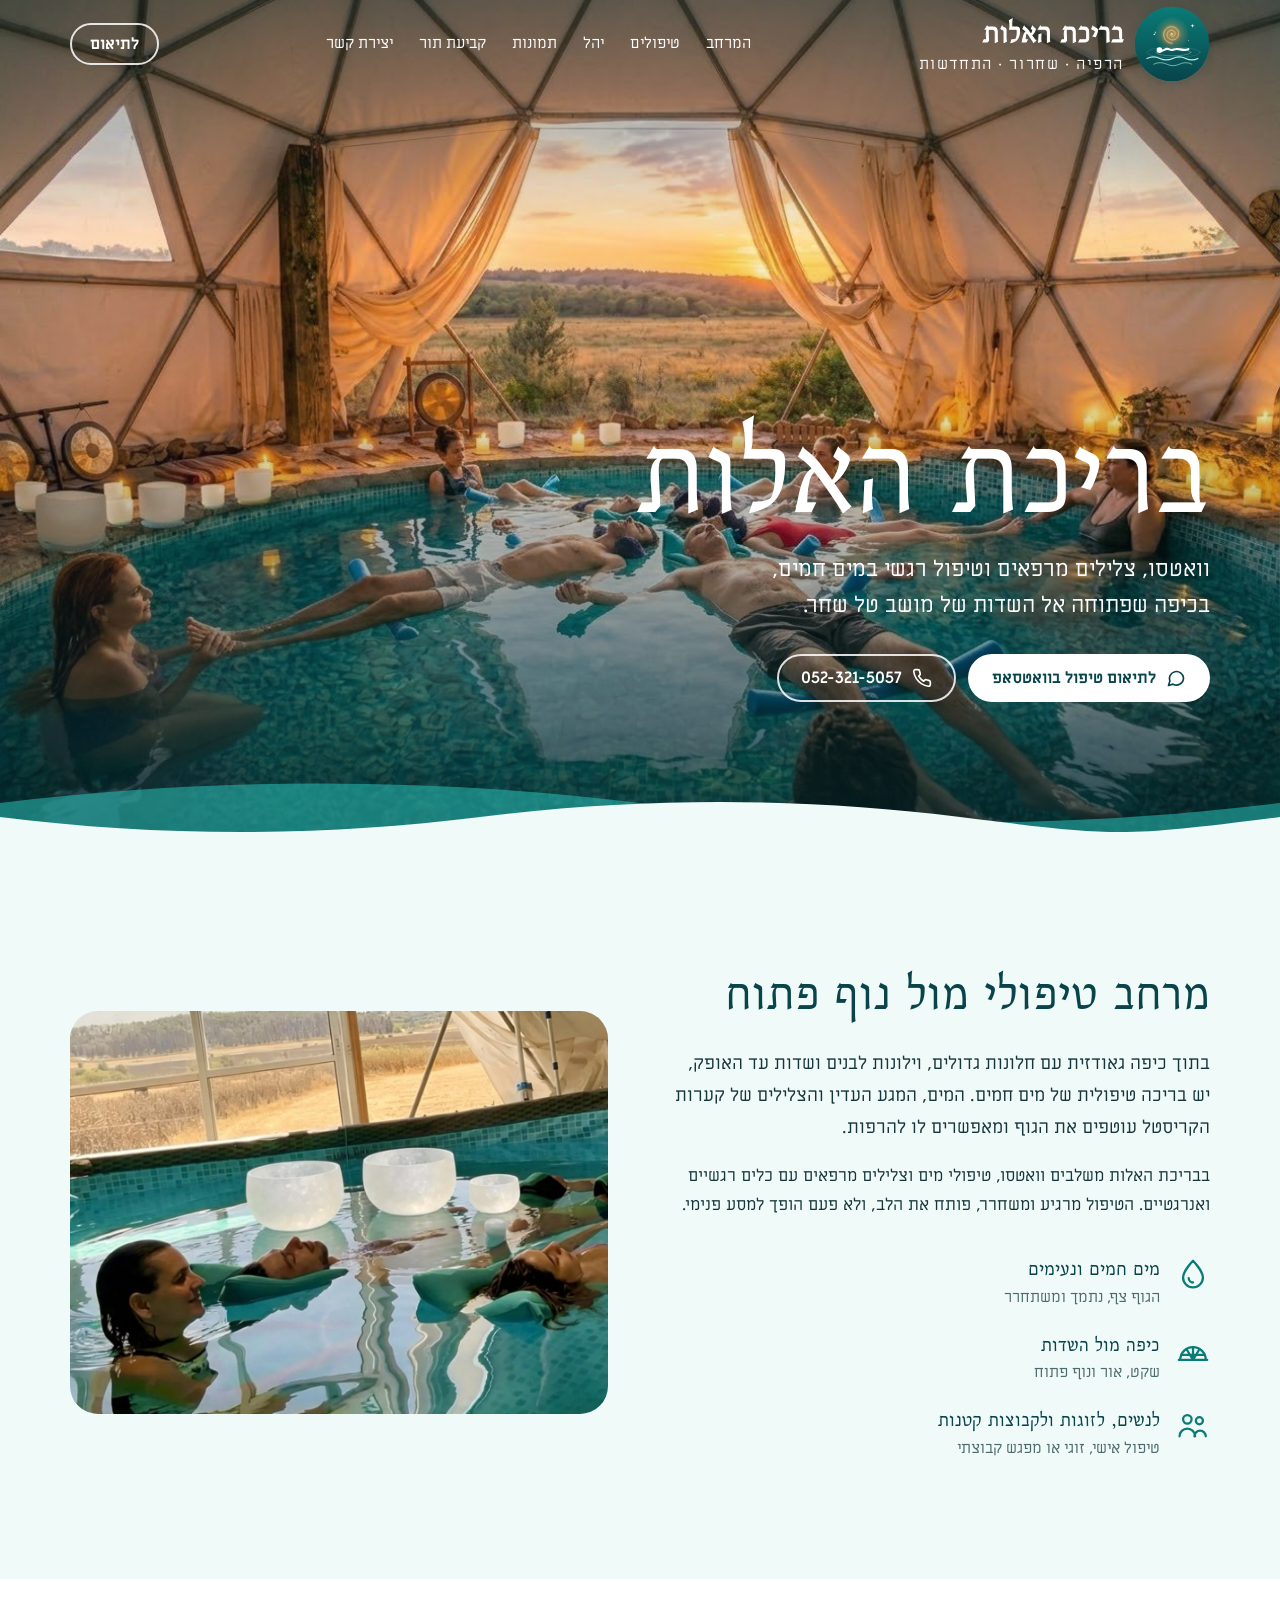
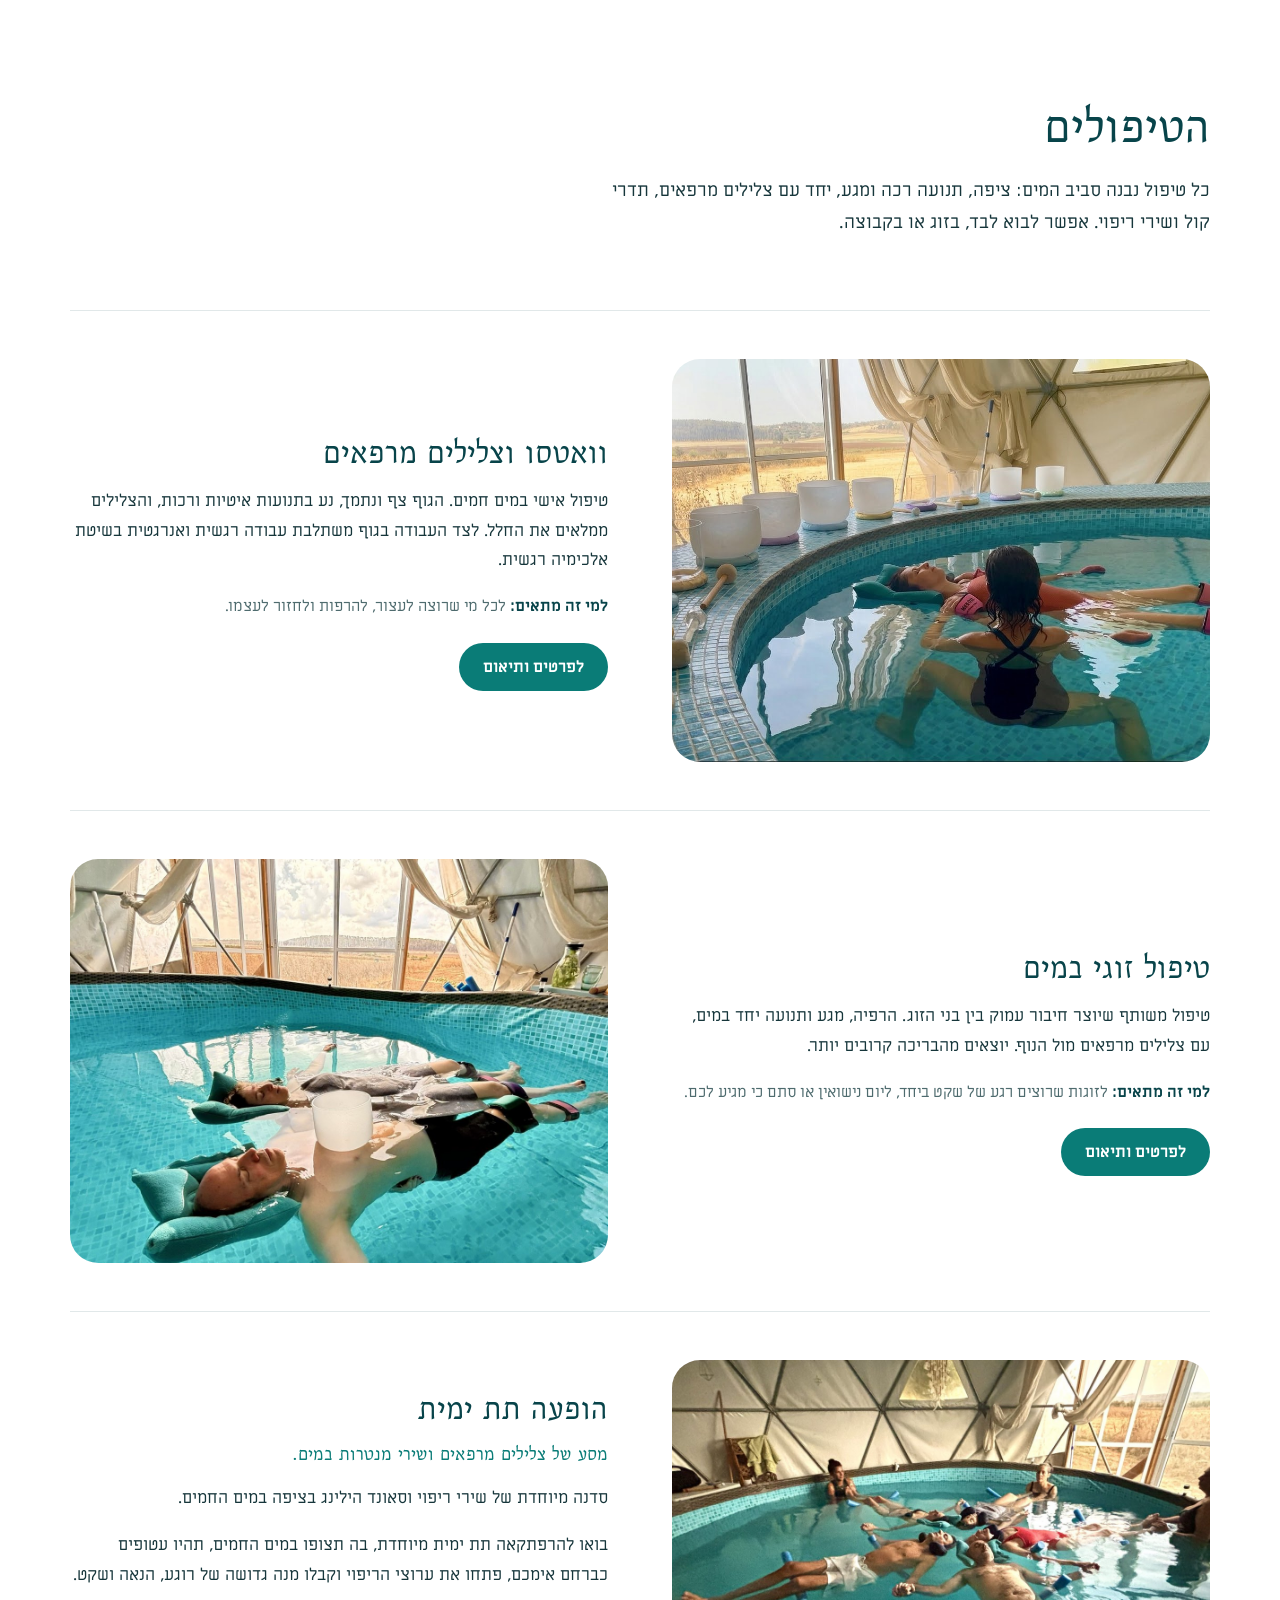
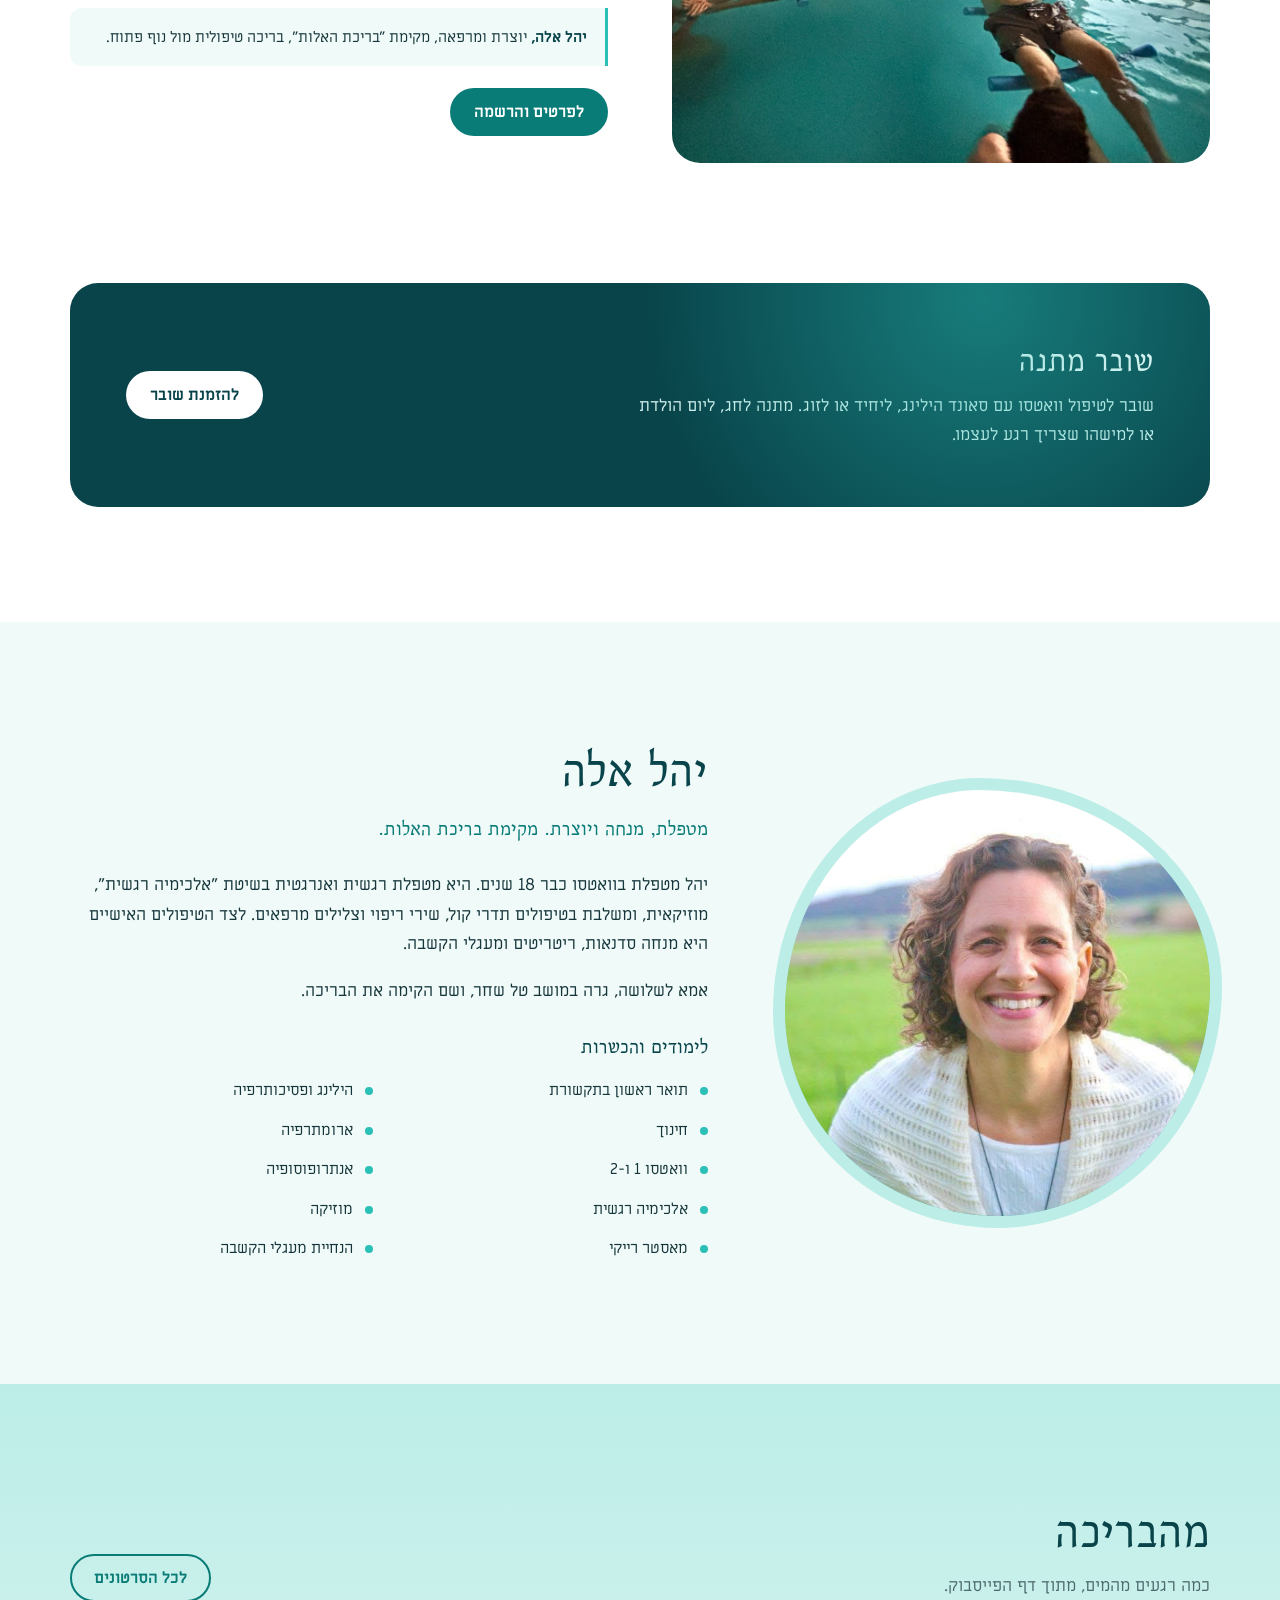
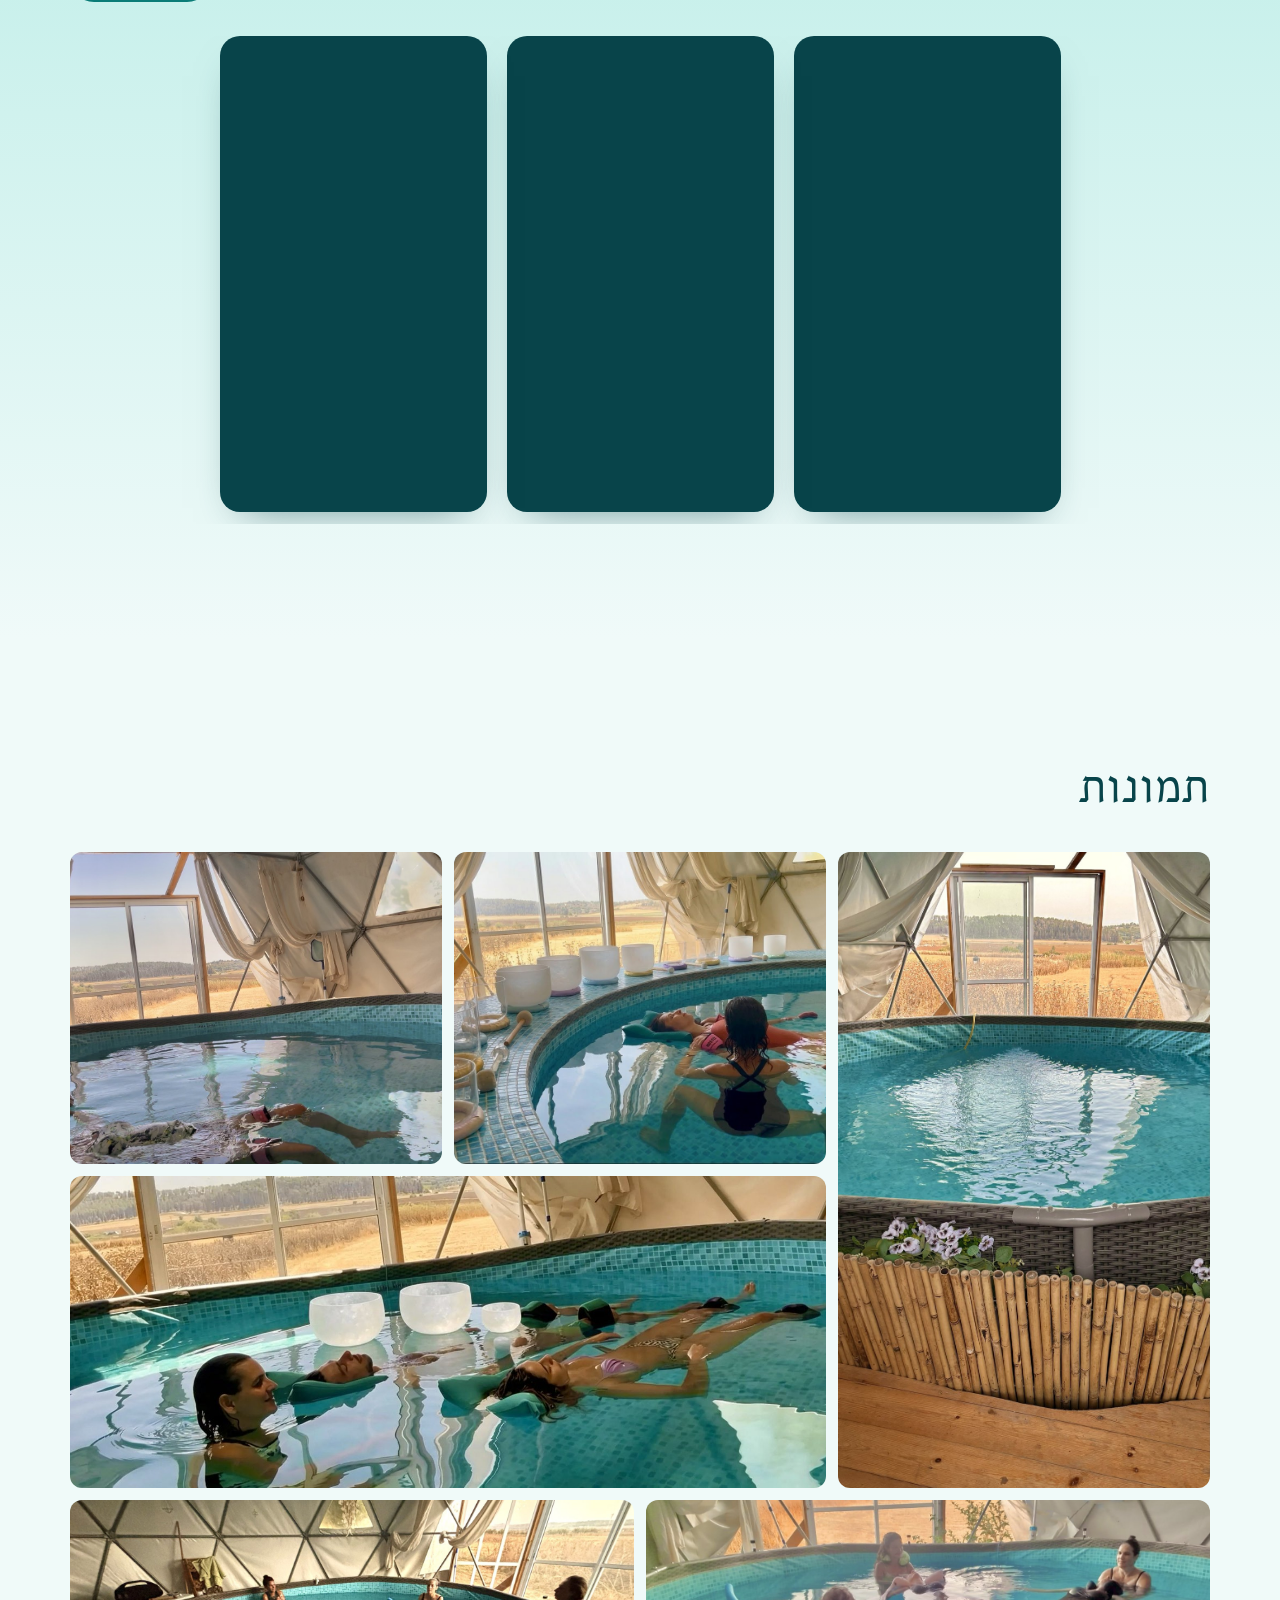
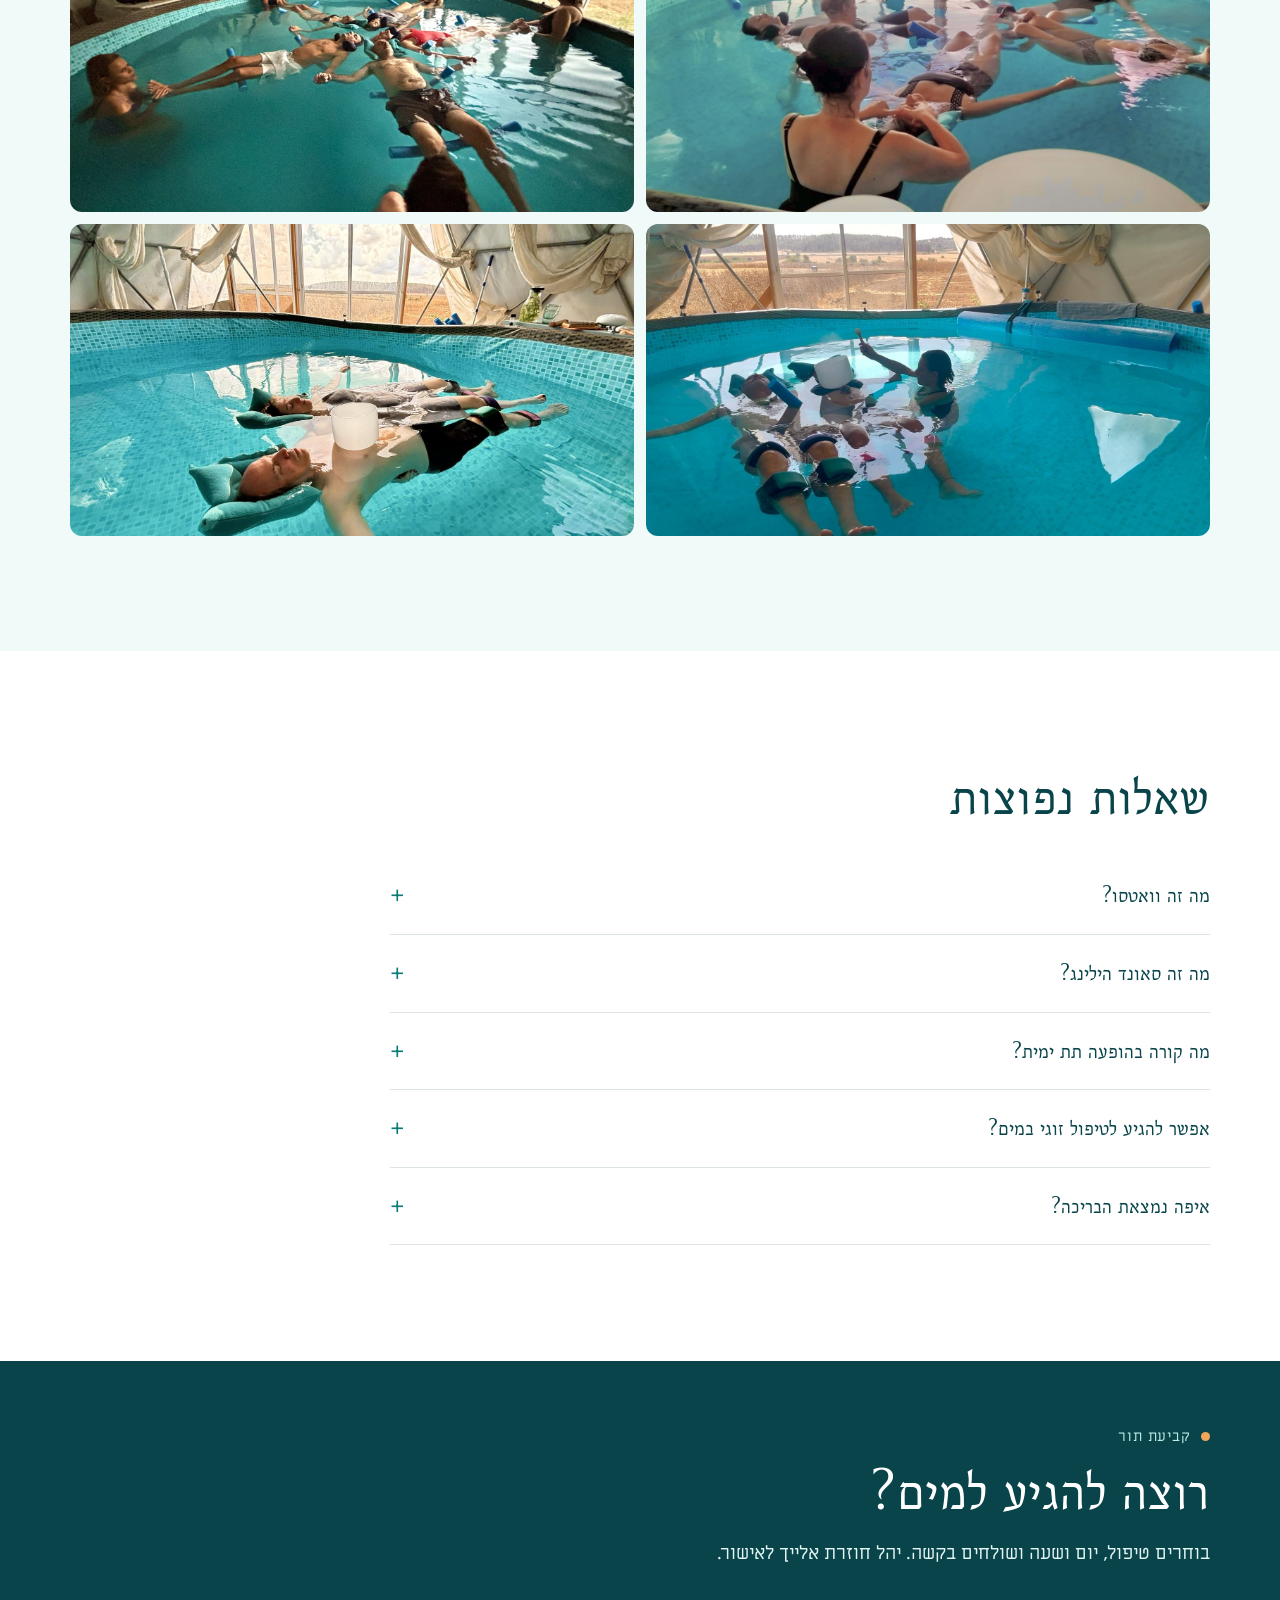
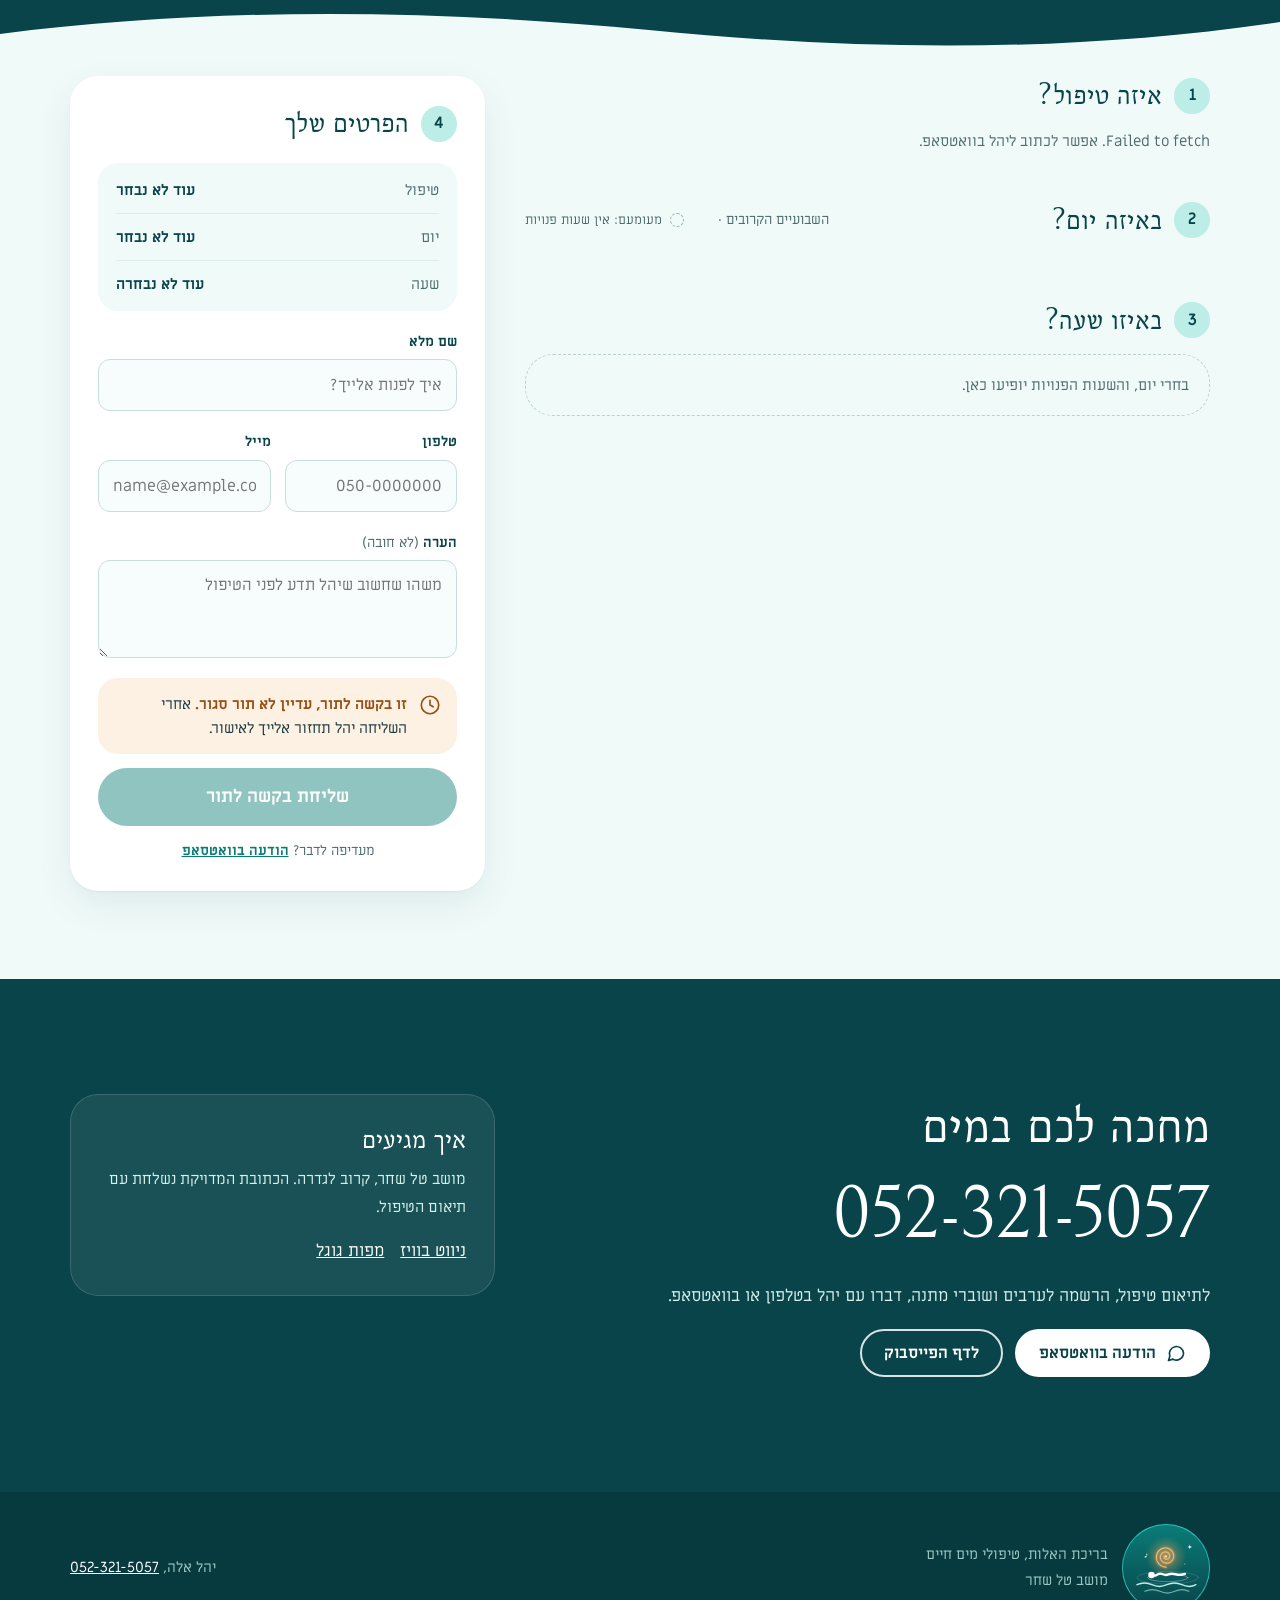
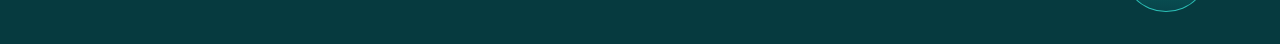
<file: index.html>
<!doctype html>
<html lang="he" dir="rtl">
<head>
<meta charset="utf-8">
<meta name="viewport" content="width=device-width, initial-scale=1">
<title>בריכת האלות | וואטסו, טיפולי מים וסאונד הילינג בבריכה מחוממת בטל שחר</title>
<meta name="description" content="בריכת האלות: בריכה טיפולית במים חמים במושב טל שחר. וואטסו, טיפול זוגי במים, סאונד הילינג, צלילים מרפאים, תדרי קול, שירי ריפוי ומנטרות, והופעה תת ימית עם יהל אלה.">
<meta name="keywords" content="טיפולי מים, וואטסו, סאונד הילינג, צלילים מרפאים, תדרי קול, תדרים מרפאים, שירי ריפוי, שירה מרפאת, שירי מנטרות, הופעה תת ימית, בריכה טיפולית, מים חמים, טיפול זוגי במים, קערות קריסטל, טל שחר, גדרה, לטרון">
<link rel="canonical" href="https://g-pool.me/">
<meta property="og:title" content="בריכת האלות | טיפולי מים, וואטסו וסאונד הילינג">
<meta property="og:type" content="website">
<meta property="og:url" content="https://g-pool.me/">
<meta property="og:locale" content="he_IL">
<meta property="og:description" content="וואטסו, סאונד הילינג, שירי ריפוי ותדרי קול בבריכה טיפולית מחוממת, מול הנוף של מושב טל שחר.">
<meta property="og:image" content="https://g-pool.me/images/hero-dome.jpg">
<link rel="preconnect" href="https://fonts.googleapis.com">
<link rel="preconnect" href="https://fonts.gstatic.com" crossorigin>
<link href="https://fonts.googleapis.com/css2?family=Bellefair&family=Miriam+Libre:wght@400;700&display=swap" rel="stylesheet">
<link rel="icon" type="image/svg+xml" href="images/brand/logo.svg?v=2">
<link rel="icon" type="image/png" href="images/favicon.png">
<link rel="apple-touch-icon" href="images/favicon.png">
<link rel="stylesheet" href="assets/style.css?v=4">
<link rel="stylesheet" href="assets/booking.css?v=2">
<script type="application/ld+json">
{
 "@context": "https://schema.org",
 "@type": "HealthAndBeautyBusiness",
 "name": "בריכת האלות",
 "alternateName": "G-Pool",
 "url": "https://g-pool.me/",
 "image": "https://g-pool.me/images/hero-dome.jpg",
 "logo": "https://g-pool.me/images/brand/logo-transparent.png",
 "telephone": "+972-52-321-5057",
 "description": "בריכה טיפולית במים חמים במושב טל שחר: וואטסו, טיפול זוגי במים, סאונד הילינג, צלילים מרפאים, תדרי קול, שירי ריפוי והופעה תת ימית.",
 "address": {
  "@type": "PostalAddress",
  "addressLocality": "מושב טל שחר",
  "addressCountry": "IL"
 },
 "areaServed": [
  "טל שחר",
  "גדרה",
  "רחובות",
  "בית שמש",
  "לטרון",
  "מרכז"
 ],
 "founder": {
  "@type": "Person",
  "name": "יהל אלה"
 },
 "sameAs": [
  "https://www.facebook.com/profile.php?id=61591898309409"
 ],
 "knowsAbout": [
  "וואטסו",
  "טיפולי מים",
  "סאונד הילינג",
  "צלילים מרפאים",
  "תדרי קול",
  "שירי ריפוי",
  "שירי מנטרות",
  "קערות קריסטל"
 ],
 "makesOffer": [
  {
   "@type": "Offer",
   "itemOffered": {
    "@type": "Service",
    "name": "טיפול וואטסו"
   }
  },
  {
   "@type": "Offer",
   "itemOffered": {
    "@type": "Service",
    "name": "טיפול זוגי במים"
   }
  },
  {
   "@type": "Offer",
   "itemOffered": {
    "@type": "Service",
    "name": "הופעה תת ימית: שירי ריפוי וסאונד הילינג"
   }
  },
  {
   "@type": "Offer",
   "itemOffered": {
    "@type": "Service",
    "name": "שובר מתנה לטיפול במים"
   }
  }
 ]
}
</script>
<script type="application/ld+json">
{"@context": "https://schema.org", "@type": "FAQPage", "mainEntity": [{"@type": "Question", "name": "מה זה וואטסו?", "acceptedAnswer": {"@type": "Answer", "text": "וואטסו הוא טיפול במים חמים: המטופל צף על המים, נתמך בידיים של המטפלת ונע איתה בתנועות איטיות ורכות. בבריכת האלות הוואטסו משתלב עם צלילים מרפאים ועבודה רגשית."}}, {"@type": "Question", "name": "מה זה סאונד הילינג?", "acceptedAnswer": {"@type": "Answer", "text": "סאונד הילינג הוא מפגש של צלילים מרפאים ותדרי קול: קערות קריסטל, כלים וקול. כשהגוף צף במים חמים, הצלילים נשמעים ומורגשים גם מבפנים, וקל יותר להרפות."}}, {"@type": "Question", "name": "מה קורה בהופעה תת ימית?", "acceptedAnswer": {"@type": "Answer", "text": "הופעה של שירי ריפוי, שירי מנטרות, תדרי קול וסאונד הילינג, בזמן שהקהל צף במים החמים של הבריכה. את שירי הריפוי יהל כותבת ומלחינה בעצמה."}}, {"@type": "Question", "name": "אפשר להגיע לטיפול זוגי במים?", "acceptedAnswer": {"@type": "Answer", "text": "כן. בטיפול זוגי במים בני הזוג צפים יחד, עם מגע, תנועה וצלילים מרפאים, מול הנוף הפתוח. מתאים גם כמתנה ליום נישואין."}}, {"@type": "Question", "name": "איפה נמצאת הבריכה?", "acceptedAnswer": {"@type": "Answer", "text": "בריכת האלות נמצאת במושב טל שחר, ליד גדרה ולטרון, בתוך כיפה גאודזית מול השדות. המים בבריכה מחוממים כל השנה. הכתובת המדויקת נשלחת עם תיאום הטיפול."}}]}
</script>
</head>
<body>
<a class="skip" href="#main">דילוג לתוכן</a>

<header class="site-header" id="top">
  <div class="wrap bar">
    <a class="brand" href="#top"><img src="images/brand/logo.svg?v=2" alt="" width="76" height="76"><span class="brand-text">בריכת האלות<small>הרפיה · שחרור · התחדשות</small></span></a>
    <nav class="nav" aria-label="ניווט ראשי">
      <a href="#space">המרחב</a>
      <a href="#treatments">טיפולים</a>
      <a href="#yahel">יהל</a>
      <a href="#gallery">תמונות</a>
      <a href="#booking">קביעת תור</a>
      <a href="#contact">יצירת קשר</a>
    </nav>
    <a class="btn btn-outline-light" href="https://wa.me/972523215057?text=%D7%94%D7%99%D7%99%20%D7%99%D7%94%D7%9C%2C%20%D7%94%D7%92%D7%A2%D7%AA%D7%99%20%D7%9E%D7%94%D7%90%D7%AA%D7%A8%20%D7%A9%D7%9C%20%D7%91%D7%A8%D7%99%D7%9B%D7%AA%20%D7%94%D7%90%D7%9C%D7%95%D7%AA%20%D7%95%D7%90%D7%A9%D7%9E%D7%97%20%D7%9C%D7%A9%D7%9E%D7%95%D7%A2%20%D7%A4%D7%A8%D7%98%D7%99%D7%9D" target="_blank" rel="noopener">לתיאום</a>
  </div>
</header>

<main id="main">
  <!-- HERO: sunset in the dome -->
  <section class="hero" aria-label="פתיחה" style="padding:0">
    <img src="images/hero-dome.jpg?v=6" alt="קבוצה צפה על גבה במים החמים של הבריכה בתוך הכיפה, הווילונות פתוחים אל שקיעה מעל השדות, ונרות וקערות קריסטל על שפת הבריכה">
    <div class="wrap">
      <h1>בריכת האלות</h1>
      <p class="tag">וואטסו, צלילים מרפאים וטיפול רגשי במים חמים, בכיפה שפתוחה אל השדות של מושב טל שחר.</p>
      <div class="actions">
        <a class="btn btn-light" href="https://wa.me/972523215057?text=%D7%94%D7%99%D7%99%20%D7%99%D7%94%D7%9C%2C%20%D7%94%D7%92%D7%A2%D7%AA%D7%99%20%D7%9E%D7%94%D7%90%D7%AA%D7%A8%20%D7%A9%D7%9C%20%D7%91%D7%A8%D7%99%D7%9B%D7%AA%20%D7%94%D7%90%D7%9C%D7%95%D7%AA%20%D7%95%D7%90%D7%A9%D7%9E%D7%97%20%D7%9C%D7%AA%D7%90%D7%9D%20%D7%98%D7%99%D7%A4%D7%95%D7%9C" target="_blank" rel="noopener">
          <svg viewBox="0 0 24 24" fill="none" stroke="currentColor" stroke-width="2" stroke-linecap="round" stroke-linejoin="round" aria-hidden="true"><path d="M21 12a8.5 8.5 0 0 1-12.6 7.4L3 21l1.6-5.2A8.5 8.5 0 1 1 21 12Z"/></svg>
          לתיאום טיפול בוואטסאפ
        </a>
        <a class="btn btn-outline-light" href="tel:+972523215057">
          <svg viewBox="0 0 24 24" fill="none" stroke="currentColor" stroke-width="2" stroke-linecap="round" stroke-linejoin="round" aria-hidden="true"><path d="M22 16.9v3a2 2 0 0 1-2.2 2 19.8 19.8 0 0 1-8.6-3.1 19.5 19.5 0 0 1-6-6A19.8 19.8 0 0 1 2.1 4.2 2 2 0 0 1 4.1 2h3a2 2 0 0 1 2 1.7c.1.9.4 1.8.7 2.7a2 2 0 0 1-.5 2.1L8 9.8a16 16 0 0 0 6 6l1.3-1.3a2 2 0 0 1 2.1-.4c.9.3 1.8.6 2.7.7a2 2 0 0 1 1.7 2Z"/></svg>
          <span dir="ltr">052-321-5057</span>
        </a>
      </div>
    </div>
    <div class="waterline" aria-hidden="true">
      <svg class="w1" viewBox="0 0 2880 90" preserveAspectRatio="none"><path d="M0 46 C 240 20 480 20 720 46 S 1200 72 1440 46 S 1920 20 2160 46 S 2640 72 2880 46 V 90 H 0 Z"/></svg>
      <svg class="w2" viewBox="0 0 2880 90" preserveAspectRatio="none"><path d="M0 60 C 180 40 360 40 540 60 S 900 80 1080 60 S 1260 40 1440 60 S 1800 80 1980 60 S 2340 40 2520 60 S 2700 80 2880 60 V 90 H 0 Z"/></svg>
    </div>
  </section>

  <!-- THE SPACE -->
  <section class="space" id="space">
    <div class="wrap space-grid">
      <div>
        <h2>מרחב טיפולי מול נוף פתוח</h2>
        <p class="lead">בתוך כיפה גאודזית עם חלונות גדולים, וילונות לבנים ושדות עד האופק, יש בריכה טיפולית של מים חמים. המים, המגע העדין והצלילים של קערות הקריסטל עוטפים את הגוף ומאפשרים לו להרפות.</p>
        <p>בבריכת האלות משלבים וואטסו, טיפולי מים וצלילים מרפאים עם כלים רגשיים ואנרגטיים. הטיפול מרגיע ומשחרר, פותח את הלב, ולא פעם הופך למסע פנימי.</p>
        <ul class="facts">
          <li>
            <svg viewBox="0 0 24 24" fill="none" stroke="currentColor" stroke-width="1.6" stroke-linecap="round" stroke-linejoin="round" aria-hidden="true"><path d="M12 2.7S5 10 5 14.5a7 7 0 0 0 14 0C19 10 12 2.7 12 2.7Z"/><path d="M9 15a3 3 0 0 0 3 3"/></svg>
            <div><strong>מים חמים ונעימים</strong><span>הגוף צף, נתמך ומשתחרר</span></div>
          </li>
          <li>
            <svg viewBox="0 0 24 24" fill="none" stroke="currentColor" stroke-width="1.6" stroke-linecap="round" stroke-linejoin="round" aria-hidden="true"><path d="M3 19a9 9 0 0 1 18 0"/><path d="M12 10v9M7.5 11.5 12 19l4.5-7.5M3.6 15.5H20.4"/><path d="M2 19h20"/></svg>
            <div><strong>כיפה מול השדות</strong><span>שקט, אור ונוף פתוח</span></div>
          </li>
          <li>
            <svg viewBox="0 0 24 24" fill="none" stroke="currentColor" stroke-width="1.6" stroke-linecap="round" stroke-linejoin="round" aria-hidden="true"><circle cx="8" cy="8" r="3"/><circle cx="16.5" cy="9" r="2.5"/><path d="M2.5 20a5.5 5.5 0 0 1 11 0M13 20a4 4 0 0 1 8 0"/></svg>
            <div><strong>לנשים, לזוגות ולקבוצות קטנות</strong><span>טיפול אישי, זוגי או מפגש קבוצתי</span></div>
          </li>
        </ul>
      </div>
      <figure>
        <img src="images/space-yahel-bowls.jpg" alt="יהל במים ליד מטופלים צפים, ושלוש קערות קריסטל צפות על המים מול נוף השדות" loading="lazy">
      </figure>
    </div>
  </section>

  <!-- TREATMENTS -->
  <section class="treatments" id="treatments">
    <div class="wrap">
      <div class="intro">
        <h2>הטיפולים</h2>
        <p class="lead">כל טיפול נבנה סביב המים: ציפה, תנועה רכה ומגע, יחד עם צלילים מרפאים, תדרי קול ושירי ריפוי. אפשר לבוא לבד, בזוג או בקבוצה.</p>
      </div>

      <article class="t-row">
        <figure><img src="images/treat-watsu.jpg" alt="יהל מחזיקה מטופלת שצפה במים החמים, וקערות קריסטל על שפת הבריכה" loading="lazy"></figure>
        <div>
          <h3>וואטסו וצלילים מרפאים</h3>
          <p>טיפול אישי במים חמים. הגוף צף ונתמך, נע בתנועות איטיות ורכות, והצלילים ממלאים את החלל. לצד העבודה בגוף משתלבת עבודה רגשית ואנרגטית בשיטת אלכימיה רגשית.</p>
          <p class="for"><b>למי זה מתאים:</b> לכל מי שרוצה לעצור, להרפות ולחזור לעצמו.</p>
          <div class="t-actions"><a class="btn btn-primary" href="https://wa.me/972523215057?text=%D7%94%D7%99%D7%99%20%D7%99%D7%94%D7%9C%2C%20%D7%90%D7%A9%D7%9E%D7%97%20%D7%9C%D7%A9%D7%9E%D7%95%D7%A2%20%D7%A2%D7%9C%20%D7%98%D7%99%D7%A4%D7%95%D7%9C%20%D7%95%D7%95%D7%90%D7%98%D7%A1%D7%95%20%D7%90%D7%99%D7%A9%D7%99" target="_blank" rel="noopener">לפרטים ותיאום</a></div>
        </div>
      </article>

      <article class="t-row">
        <figure><img src="images/treat-couple.jpg" alt="שני מטופלים צפים יחד בבריכה, וקערת קריסטל על החזה" loading="lazy"></figure>
        <div>
          <h3>טיפול זוגי במים</h3>
          <p>טיפול משותף שיוצר חיבור עמוק בין בני הזוג. הרפיה, מגע ותנועה יחד במים, עם צלילים מרפאים מול הנוף. יוצאים מהבריכה קרובים יותר.</p>
          <p class="for"><b>למי זה מתאים:</b> לזוגות שרוצים רגע של שקט ביחד, ליום נישואין או סתם כי מגיע לכם.</p>
          <div class="t-actions"><a class="btn btn-primary" href="https://wa.me/972523215057?text=%D7%94%D7%99%D7%99%20%D7%99%D7%94%D7%9C%2C%20%D7%90%D7%A9%D7%9E%D7%97%20%D7%9C%D7%A9%D7%9E%D7%95%D7%A2%20%D7%A2%D7%9C%20%D7%98%D7%99%D7%A4%D7%95%D7%9C%20%D7%96%D7%95%D7%92%D7%99%20%D7%91%D7%9E%D7%99%D7%9D" target="_blank" rel="noopener">לפרטים ותיאום</a></div>
        </div>
      </article>

      <article class="t-row">
        <figure><img src="images/treat-sounds.jpg" alt="קבוצה צפה במעגל בבריכה בתוך הכיפה, מול השדות" loading="lazy"></figure>
        <div>
          <h3>הופעה תת ימית</h3>
          <p class="sub">מסע של צלילים מרפאים ושירי מנטרות במים.</p>
          <p>סדנה מיוחדת של שירי ריפוי וסאונד הילינג בציפה במים החמים.</p>
          <p>בואו להרפתקאה תת ימית מיוחדת, בה תצופו במים החמים, תהיו עטופים כברחם אימכם, פתחו את ערוצי הריפוי וקבלו מנה גדושה של רוגע, הנאה ושקט.</p>
          <div class="cohost"><b>יהל אלה,</b> יוצרת ומרפאה, מקימת "בריכת האלות", בריכה טיפולית מול נוף פתוח.</div>
          <div class="t-actions"><a class="btn btn-primary" href="https://wa.me/972523215057?text=%D7%94%D7%99%D7%99%20%D7%99%D7%94%D7%9C%2C%20%D7%90%D7%A9%D7%9E%D7%97%20%D7%9C%D7%A9%D7%9E%D7%95%D7%A2%20%D7%A2%D7%9C%20%D7%94%D7%94%D7%95%D7%A4%D7%A2%D7%94%20%D7%94%D7%AA%D7%AA%20%D7%99%D7%9E%D7%99%D7%AA" target="_blank" rel="noopener">לפרטים והרשמה</a></div>
        </div>
      </article>

      <div class="gift">
        <div>
          <h3>שובר מתנה</h3>
          <p>שובר לטיפול וואטסו עם סאונד הילינג, ליחיד או לזוג. מתנה לחג, ליום הולדת או למישהו שצריך רגע לעצמו.</p>
        </div>
        <a class="btn btn-light" href="https://wa.me/972523215057?text=%D7%94%D7%99%D7%99%20%D7%99%D7%94%D7%9C%2C%20%D7%90%D7%A9%D7%9E%D7%97%20%D7%9C%D7%94%D7%96%D7%9E%D7%99%D7%9F%20%D7%A9%D7%95%D7%91%D7%A8%20%D7%9E%D7%AA%D7%A0%D7%94%20%D7%9C%D7%98%D7%99%D7%A4%D7%95%D7%9C" target="_blank" rel="noopener">להזמנת שובר</a>
      </div>
    </div>
  </section>

  <!-- YAHEL -->
  <section class="yahel" id="yahel">
    <div class="wrap yahel-grid">
      <figure class="portrait"><img src="images/yahel.jpg" alt="יהל אלה, מקימת בריכת האלות" loading="lazy"></figure>
      <div>
        <h2>יהל אלה</h2>
        <p class="role">מטפלת, מנחה ויוצרת. מקימת בריכת האלות.</p>
        <p>יהל מטפלת בוואטסו כבר 18 שנים. היא מטפלת רגשית ואנרגטית בשיטת "אלכימיה רגשית", מוזיקאית, ומשלבת בטיפולים תדרי קול, שירי ריפוי וצלילים מרפאים. לצד הטיפולים האישיים היא מנחה סדנאות, ריטריטים ומעגלי הקשבה.</p>
        <p>אמא לשלושה, גרה במושב טל שחר, ושם הקימה את הבריכה.</p>
        <div class="studies">
          <h3>לימודים והכשרות</h3>
          <ul>
            <li>תואר ראשון בתקשורת</li>
            <li>חינוך</li>
            <li>וואטסו 1 ו-2</li>
            <li>אלכימיה רגשית</li>
            <li>מאסטר רייקי</li>
            <li>הילינג ופסיכותרפיה</li>
            <li>ארומתרפיה</li>
            <li>אנתרופוסופיה</li>
            <li>מוזיקה</li>
            <li>הנחיית מעגלי הקשבה</li>
          </ul>
        </div>
      </div>
    </div>
  </section>

  <!-- VIDEOS from the Facebook page (official embeds) -->
  <section class="videos" id="videos">
    <div class="wrap">
      <div class="head">
        <div>
          <h2>מהבריכה</h2>
          <p>כמה רגעים מהמים, מתוך דף הפייסבוק.</p>
        </div>
        <a class="btn btn-ghost" href="https://www.facebook.com/profile.php?id=61591898309409&sk=reels_tab" target="_blank" rel="noopener">לכל הסרטונים</a>
      </div>
      <div class="reels">
        <div class="reel"><iframe title="סרטון מבריכת האלות: טיפול זוגי" src="https://www.facebook.com/plugins/video.php?href=https%3A%2F%2Fwww.facebook.com%2Freel%2F4449505578624020%2F&show_text=false&width=267&t=0" loading="lazy" scrolling="no" allowfullscreen allow="autoplay; clipboard-write; encrypted-media; picture-in-picture; web-share"></iframe></div>
        <div class="reel"><iframe title="סרטון מבריכת האלות" src="https://www.facebook.com/plugins/video.php?href=https%3A%2F%2Fwww.facebook.com%2Freel%2F1376218311153288%2F&show_text=false&width=267&t=0" loading="lazy" scrolling="no" allowfullscreen allow="autoplay; clipboard-write; encrypted-media; picture-in-picture; web-share"></iframe></div>
        <div class="reel"><iframe title="סרטון מבריכת האלות" src="https://www.facebook.com/plugins/video.php?href=https%3A%2F%2Fwww.facebook.com%2Freel%2F4316129461973785%2F&show_text=false&width=267&t=0" loading="lazy" scrolling="no" allowfullscreen allow="autoplay; clipboard-write; encrypted-media; picture-in-picture; web-share"></iframe></div>
      </div>
    </div>
  </section>

  <!-- GALLERY -->
  <section class="gallery" id="gallery">
    <div class="wrap">
      <h2>תמונות</h2>
      <div class="gallery-grid">
        <figure class="gt"><img src="images/gallery-pool-fields.jpg" alt="הבריכה בתוך הכיפה, גדר במבוק ופרחים, ובחלון הפתוח שדות זהובים" loading="lazy"></figure>
        <figure class="gs"><img src="images/gallery-bowls-poolside.jpg" alt="קערות קריסטל על שפת הבריכה, ומטפלת במים עם מטופלת צפה" loading="lazy"></figure>
        <figure class="gs"><img src="images/gallery-dome-treatment.jpg" alt="טיפול במים בתוך הכיפה, מול נוף השדות" loading="lazy"></figure>
        <figure class="gw"><img src="images/gallery-bowls-floating.jpg" alt="קערות קריסטל צפות על המים לצד מטופלים צפים" loading="lazy"></figure>
        <figure class="gh"><img src="images/gallery-group-circle.jpg" alt="מעגל של מטופלים צפים בבריכה, מחזיקים ידיים" loading="lazy"></figure>
        <figure class="gh"><img src="images/gallery-group-evening.jpg" alt="ערב קבוצתי בבריכה: מטופלים צפים במעגל ומלווים במים" loading="lazy"></figure>
        <figure class="gh"><img src="images/gallery-sound-bowl.jpg" alt="מטפלת מנגנת בקערת קריסטל מעל מטופלים צפים" loading="lazy"></figure>
        <figure class="gh"><img src="images/gallery-two-floating-bowl.jpg" alt="שני מטופלים צפים בבריכה, וקערת קריסטל על החזה" loading="lazy"></figure>
      </div>
    </div>
  </section>

  <!-- FAQ: שאלות נפוצות -->
  <section class="faq" id="faq">
    <div class="wrap">
      <h2>שאלות נפוצות</h2>
      <div class="faq-list">
        <details>
          <summary>מה זה וואטסו?</summary>
          <p>וואטסו הוא טיפול במים חמים: המטופל צף על המים, נתמך בידיים של המטפלת ונע איתה בתנועות איטיות ורכות. בבריכת האלות הוואטסו משתלב עם צלילים מרפאים ועבודה רגשית.</p>
        </details>
        <details>
          <summary>מה זה סאונד הילינג?</summary>
          <p>סאונד הילינג הוא מפגש של צלילים מרפאים ותדרי קול: קערות קריסטל, כלים וקול. כשהגוף צף במים חמים, הצלילים נשמעים ומורגשים גם מבפנים, וקל יותר להרפות.</p>
        </details>
        <details>
          <summary>מה קורה בהופעה תת ימית?</summary>
          <p>הופעה של שירי ריפוי, שירי מנטרות, תדרי קול וסאונד הילינג, בזמן שהקהל צף במים החמים של הבריכה. את שירי הריפוי יהל כותבת ומלחינה בעצמה.</p>
        </details>
        <details>
          <summary>אפשר להגיע לטיפול זוגי במים?</summary>
          <p>כן. בטיפול זוגי במים בני הזוג צפים יחד, עם מגע, תנועה וצלילים מרפאים, מול הנוף הפתוח. מתאים גם כמתנה ליום נישואין.</p>
        </details>
        <details>
          <summary>איפה נמצאת הבריכה?</summary>
          <p>בריכת האלות נמצאת במושב טל שחר, ליד גדרה ולטרון, בתוך כיפה גאודזית מול השדות. המים בבריכה מחוממים כל השנה. הכתובת המדויקת נשלחת עם תיאום הטיפול.</p>
        </details>
      </div>
    </div>
  </section>

  <!-- BOOKING: קביעת תור. הטקסטים של כרטיסי הטיפולים נמצאים ב-assets/booking.js (TREATMENT_TEXT). -->
  <section class="booking" id="booking" aria-labelledby="booking-title">
    <div class="bk-band">
      <div class="wrap">
        <div class="bk-eyebrow"><span class="dot" aria-hidden="true"></span>קביעת תור</div>
        <h2 id="booking-title">רוצה להגיע למים?</h2>
        <p>בוחרים טיפול, יום ושעה ושולחים בקשה. יהל חוזרת אלייך לאישור.</p>
      </div>
    </div>
    <svg class="bk-wave" viewBox="0 0 1440 48" preserveAspectRatio="none" aria-hidden="true"><path d="M0 0H1440V18C1210 48 980 48 730 26C470 4 230 4 0 30Z"/></svg>

    <div class="wrap bk-layout" id="bkForm">
      <div class="bk-main">
        <div class="bk-step">
          <div class="bk-step-head"><span class="bk-num" data-step="1"><span class="n">1</span><svg viewBox="0 0 24 24" aria-hidden="true"><path d="M20 6 9 17l-5-5"/></svg></span><h3>איזה טיפול?</h3></div>
          <div class="bk-treatments" id="bkTreatments"><p class="bk-hint">טוען…</p></div>
        </div>

        <div class="bk-step">
          <div class="bk-step-head bk-step-head--split">
            <div class="bk-step-head"><span class="bk-num" data-step="2"><span class="n">2</span><svg viewBox="0 0 24 24" aria-hidden="true"><path d="M20 6 9 17l-5-5"/></svg></span><h3>באיזה יום?</h3></div>
            <div class="bk-meta">
              <span class="bk-meta-range"><span class="bk-mob">השבועיים הקרובים</span><span class="bk-desk">השבועיים הקרובים ·&nbsp;</span><span id="bkMonths"></span></span>
              <span class="bk-legend bk-desk"><span class="bk-legend-dot" aria-hidden="true"></span>מעומעם: אין שעות פנויות</span>
            </div>
          </div>
          <div class="bk-days" id="bkDays" role="group" aria-label="ימים"></div>
          <div class="bk-legend bk-mob"><span class="bk-legend-dot" aria-hidden="true"></span>ימים מעומעמים: אין שעות פנויות</div>
        </div>

        <div class="bk-step">
          <div class="bk-step-head"><span class="bk-num" data-step="3"><span class="n">3</span><svg viewBox="0 0 24 24" aria-hidden="true"><path d="M20 6 9 17l-5-5"/></svg></span><h3>באיזו שעה?</h3></div>
          <div class="bk-empty" id="bkNoDay">בחרי יום, והשעות הפנויות יופיעו כאן.</div>
          <div id="bkTimesWrap" hidden>
            <div class="bk-day-line"><strong id="bkDayFull"></strong> · <span id="bkSlotText"></span></div>
            <div class="bk-times" id="bkTimes"></div>
          </div>
        </div>
      </div>

      <aside class="bk-side" aria-labelledby="bk-details-title">
        <div class="bk-step-head"><span class="bk-num">4</span><h3 id="bk-details-title">הפרטים שלך</h3></div>
        <dl class="bk-picked bk-desk">
          <div><dt>טיפול</dt><dd id="bkPickT">עוד לא נבחר</dd></div>
          <div><dt>יום</dt><dd id="bkPickD">עוד לא נבחר</dd></div>
          <div><dt>שעה</dt><dd id="bkPickH">עוד לא נבחרה</dd></div>
        </dl>
        <form class="bk-fields" id="bkFields" novalidate>
          <div class="bk-field"><label for="bk-name">שם מלא</label><input id="bk-name" name="name" type="text" autocomplete="name" placeholder="איך לפנות אלייך?" required></div>
          <div class="bk-field-row">
            <div class="bk-field"><label for="bk-phone">טלפון</label><input id="bk-phone" name="phone" type="tel" inputmode="tel" autocomplete="tel" dir="ltr" placeholder="050-0000000" required></div>
            <div class="bk-field"><label for="bk-mail">מייל</label><input id="bk-mail" name="email" type="email" autocomplete="email" dir="ltr" placeholder="name@example.com" required></div>
          </div>
          <div class="bk-field"><label for="bk-note">הערה <span>(לא חובה)</span></label><textarea id="bk-note" name="note" rows="3" placeholder="משהו שחשוב שיהל תדע לפני הטיפול"></textarea></div>
          <div class="bk-hp" aria-hidden="true"><label for="bk-web">אתר</label><input id="bk-web" name="website" tabindex="-1" autocomplete="off"></div>
        </form>
        <div class="bk-send">
          <div class="bk-notice"><svg viewBox="0 0 24 24" aria-hidden="true"><circle cx="12" cy="12" r="9.5"/><path d="M12 7v5l3.5 2"/></svg><p><strong>זו בקשה לתור, עדיין לא תור סגור.</strong> אחרי השליחה יהל תחזור אלייך לאישור.</p></div>
          <div class="bk-summary bk-mob" id="bkSummary" hidden></div>
          <p class="bk-error" id="bkError" role="alert" hidden></p>
          <button type="button" class="bk-submit" id="bkSend" disabled>שליחת בקשה לתור</button>
          <p class="bk-alt">מעדיפה לדבר? <a href="#contact">הודעה בוואטסאפ</a></p>
        </div>
      </aside>
    </div>

    <div class="wrap bk-done" id="bkDone" hidden tabindex="-1">
      <span class="bk-done-icon" aria-hidden="true"><svg viewBox="0 0 24 24"><circle cx="12" cy="12" r="9.5"/><path d="M12 7v5l3.5 2"/></svg></span>
      <span class="bk-pending"><span class="dot" aria-hidden="true"></span>ממתינה לאישור</span>
      <h3>הבקשה נשלחה.</h3>
      <p class="bk-done-lead">יהל תחזור אלייך לאישור.</p>
      <p class="bk-done-line bk-desk" id="bkDoneLine"></p>
      <dl class="bk-receipt bk-mob">
        <div><dt>טיפול</dt><dd id="bkDoneT"></dd></div>
        <div><dt>יום</dt><dd id="bkDoneD"></dd></div>
        <div><dt>שעה</dt><dd id="bkDoneH"></dd></div>
      </dl>
      <div class="bk-next bk-mob">
        <h4>מה קורה עכשיו</h4>
        <div class="bk-next-row"><span class="bk-next-ico is-done" aria-hidden="true"><svg viewBox="0 0 24 24"><path d="M20 6 9 17l-5-5"/></svg></span><div><strong>הבקשה הגיעה ליהל</strong><span class="sub">השעה שמורה לך בינתיים.</span></div></div>
        <div class="bk-next-row is-now"><span class="bk-next-ico is-now" aria-hidden="true"><i></i></span><div><strong>יהל בודקת ומאשרת</strong><span class="sub">היא תחזור אלייך בטלפון או בוואטסאפ.</span></div></div>
        <div class="bk-next-row is-later"><span class="bk-next-ico" aria-hidden="true"></span><div><strong>התור נקבע סופית</strong><span class="sub">רק אחרי האישור של יהל.</span></div></div>
      </div>
      <a class="bk-wa bk-mob" href="#contact"><svg viewBox="0 0 24 24" aria-hidden="true"><path d="M21 11.5a8.4 8.4 0 0 1-.9 3.8 8.5 8.5 0 0 1-7.6 4.7 8.4 8.4 0 0 1-3.8-.9L3 21l1.9-5.7a8.4 8.4 0 0 1-.9-3.8 8.5 8.5 0 0 1 4.7-7.6 8.4 8.4 0 0 1 3.8-.9h.5a8.5 8.5 0 0 1 8 8z"/></svg>שאלה? הודעה בוואטסאפ</a>
      <button type="button" class="bk-again" id="bkAgain">שליחת בקשה נוספת</button>
    </div>
  </section>

  <!-- CONTACT -->
  <section class="contact" id="contact">
    <div class="wrap contact-grid">
      <div>
        <h2>מחכה לכם במים</h2>
        <a class="phone-big" href="tel:+972523215057">052-321-5057</a>
        <p>לתיאום טיפול, הרשמה לערבים ושוברי מתנה, דברו עם יהל בטלפון או בוואטסאפ.</p>
        <div class="actions">
          <a class="btn btn-light" href="https://wa.me/972523215057?text=%D7%94%D7%99%D7%99%20%D7%99%D7%94%D7%9C%2C%20%D7%94%D7%92%D7%A2%D7%AA%D7%99%20%D7%9E%D7%94%D7%90%D7%AA%D7%A8%20%D7%A9%D7%9C%20%D7%91%D7%A8%D7%99%D7%9B%D7%AA%20%D7%94%D7%90%D7%9C%D7%95%D7%AA%20%D7%95%D7%90%D7%A9%D7%9E%D7%97%20%D7%9C%D7%A9%D7%9E%D7%95%D7%A2%20%D7%A4%D7%A8%D7%98%D7%99%D7%9D" target="_blank" rel="noopener">
            <svg viewBox="0 0 24 24" fill="none" stroke="currentColor" stroke-width="2" stroke-linecap="round" stroke-linejoin="round" aria-hidden="true"><path d="M21 12a8.5 8.5 0 0 1-12.6 7.4L3 21l1.6-5.2A8.5 8.5 0 1 1 21 12Z"/></svg>
            הודעה בוואטסאפ
          </a>
          <a class="btn btn-outline-light" href="https://www.facebook.com/profile.php?id=61591898309409" target="_blank" rel="noopener">לדף הפייסבוק</a>
        </div>
      </div>
      <div class="where">
        <h3>איך מגיעים</h3>
        <p>מושב טל שחר, קרוב לגדרה. הכתובת המדויקת נשלחת עם תיאום הטיפול.</p>
        <div class="links">
          <a href="https://waze.com/ul?q=%D7%98%D7%9C%20%D7%A9%D7%97%D7%A8" target="_blank" rel="noopener">ניווט בוויז</a>
          <a href="https://www.google.com/maps/search/?api=1&query=%D7%9E%D7%95%D7%A9%D7%91%20%D7%98%D7%9C%20%D7%A9%D7%97%D7%A8" target="_blank" rel="noopener">מפות גוגל</a>
        </div>
      </div>
    </div>
  </section>
</main>

<footer>
  <div class="wrap">
    <div class="sig">
      <img class="art" src="images/brand/logo.svg?v=2" alt="" loading="lazy">
      <div>בריכת האלות, טיפולי מים חיים<br>מושב טל שחר</div>
    </div>
    <div>יהל אלה, <a href="tel:+972523215057" dir="ltr">052-321-5057</a></div>
  </div>
</footer>

<div class="mbar">
  <a class="btn btn-primary" href="https://wa.me/972523215057?text=%D7%94%D7%99%D7%99%20%D7%99%D7%94%D7%9C%2C%20%D7%94%D7%92%D7%A2%D7%AA%D7%99%20%D7%9E%D7%94%D7%90%D7%AA%D7%A8%20%D7%A9%D7%9C%20%D7%91%D7%A8%D7%99%D7%9B%D7%AA%20%D7%94%D7%90%D7%9C%D7%95%D7%AA%20%D7%95%D7%90%D7%A9%D7%9E%D7%97%20%D7%9C%D7%A9%D7%9E%D7%95%D7%A2%20%D7%A4%D7%A8%D7%98%D7%99%D7%9D" target="_blank" rel="noopener">וואטסאפ</a>
  <a class="btn btn-ghost" href="tel:+972523215057">חיוג</a>
</div>

<script>
(function(){
  var h=document.querySelector('.site-header');
  function onScroll(){ if(window.scrollY>40){h.classList.add('solid')}else{h.classList.remove('solid')} }
  window.addEventListener('scroll',onScroll,{passive:true}); onScroll();
  // if a photo is missing, keep the layout calm
  document.querySelectorAll('img').forEach(function(img){
    img.addEventListener('error',function(){ img.style.visibility='hidden'; });
  });
})();
</script>
<script src="assets/booking.js" defer></script>
</body>
</html>
</file>
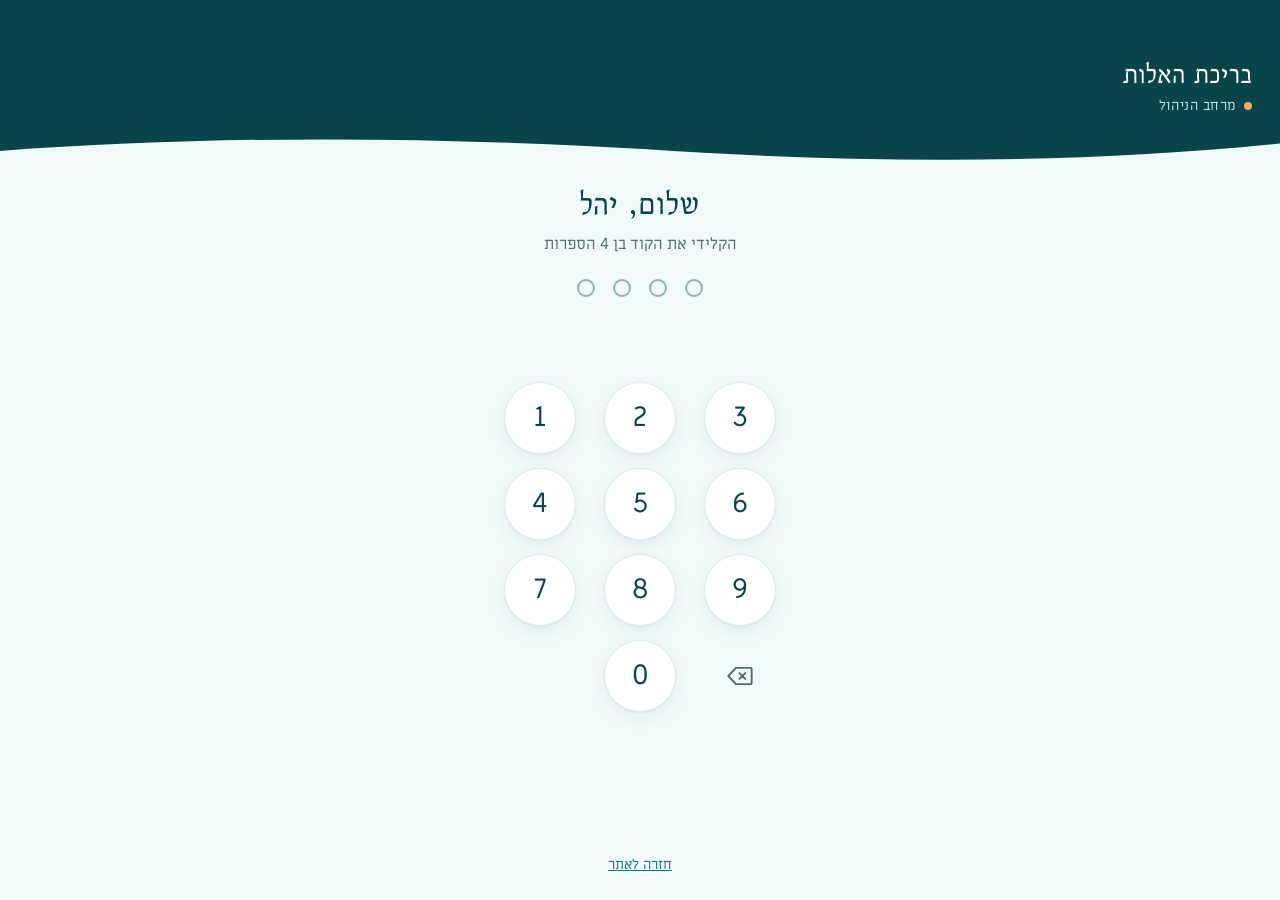
<file: admin/index.html>
<!doctype html>
<html lang="he" dir="rtl">
<head>
<meta charset="utf-8">
<meta name="viewport" content="width=device-width, initial-scale=1, viewport-fit=cover">
<meta name="robots" content="noindex, nofollow">
<meta name="theme-color" content="#08444A">
<title>מרחב הניהול · בריכת האלות</title>
<link rel="preconnect" href="https://fonts.googleapis.com">
<link rel="preconnect" href="https://fonts.gstatic.com" crossorigin>
<link href="https://fonts.googleapis.com/css2?family=Bellefair&family=Miriam+Libre:wght@400;700&display=swap" rel="stylesheet">
<link rel="stylesheet" href="admin.css">
</head>
<body>
<!-- המסך נבנה כולו ב-admin.js. הנתונים מגיעים מהשרת; עם ?demo בכתובת הם מגיעים מ-sample.json. -->
<div id="root"><p class="loading">טוענת…</p></div>
<script src="admin.js"></script>
</body>
</html>
</file>
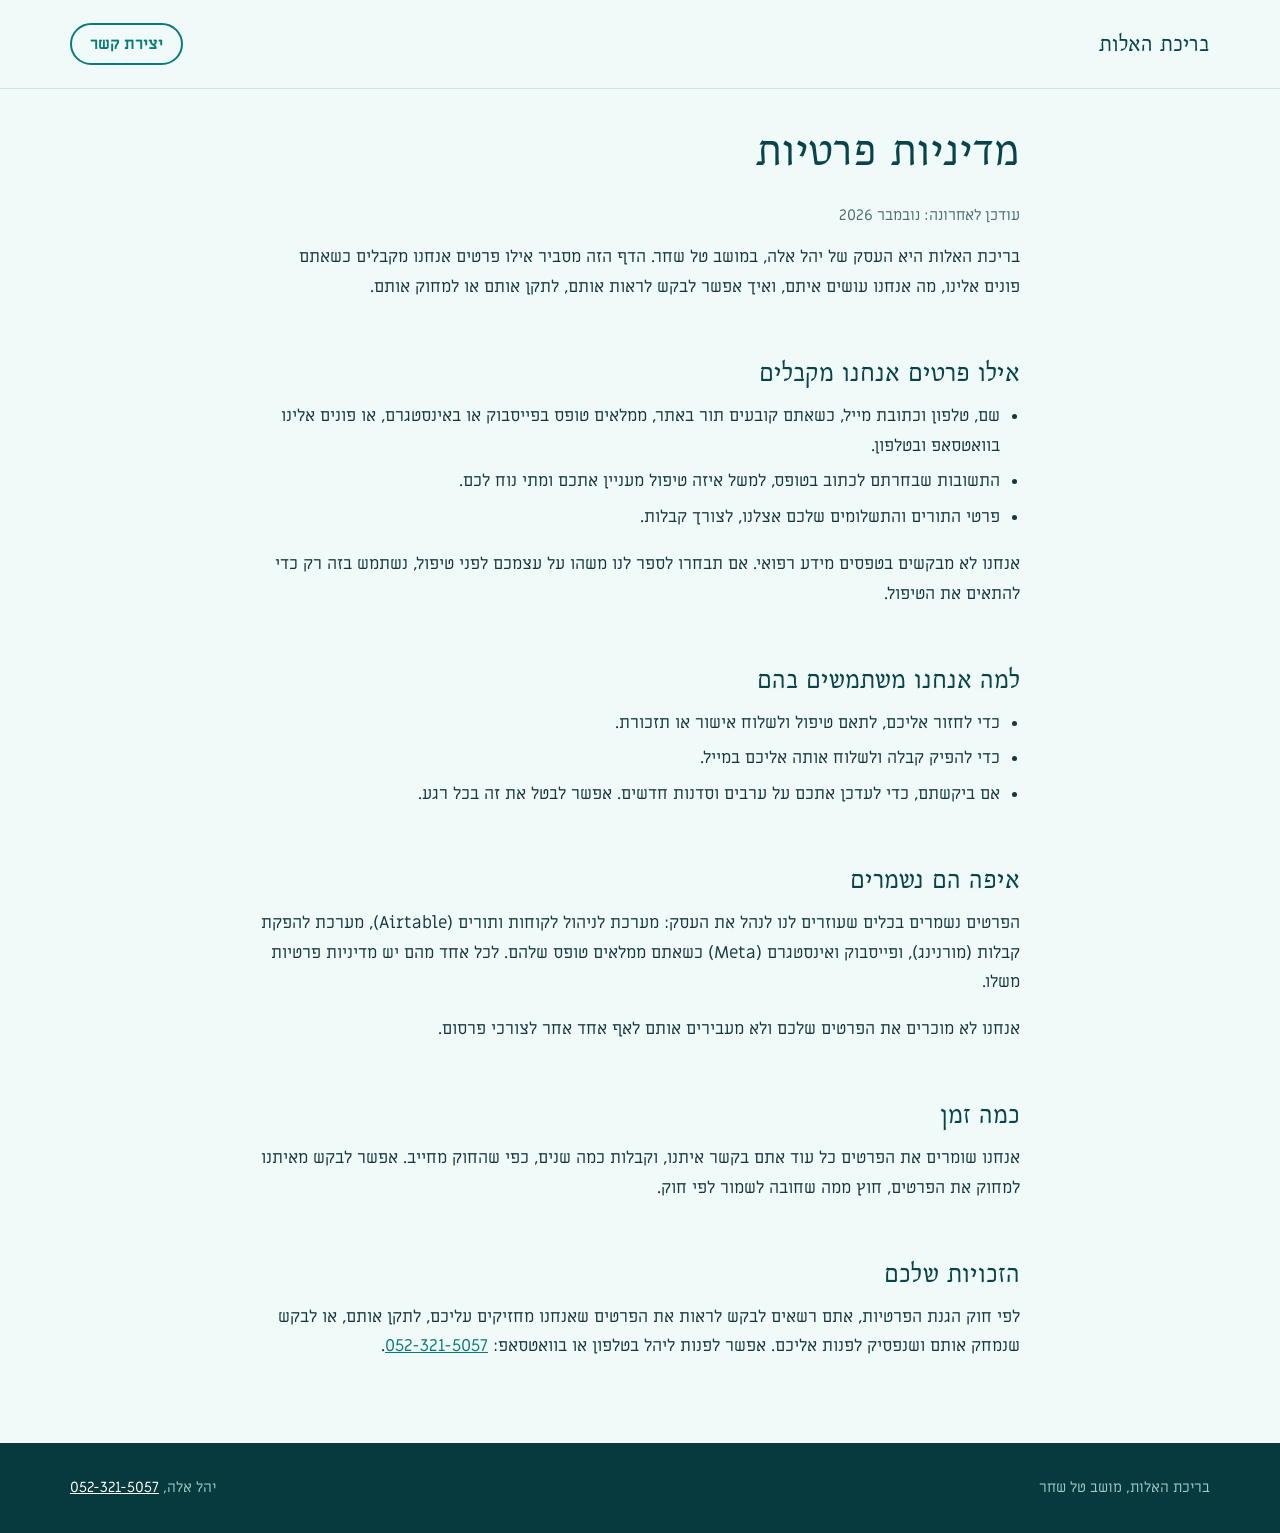
<file: privacy.html>
<!doctype html>
<html lang="he" dir="rtl">
<head>
<meta charset="utf-8">
<meta name="viewport" content="width=device-width, initial-scale=1">
<title>מדיניות פרטיות | בריכת האלות</title>
<meta name="description" content="איך בריכת האלות שומרת על הפרטים שאתם משאירים באתר, בפייסבוק ובאינסטגרם.">
<link rel="preconnect" href="https://fonts.googleapis.com">
<link rel="preconnect" href="https://fonts.gstatic.com" crossorigin>
<link href="https://fonts.googleapis.com/css2?family=Bellefair&family=Miriam+Libre:wght@400;700&display=swap" rel="stylesheet">
<link rel="stylesheet" href="assets/style.css">
<style>
  .policy{padding:120px 0 64px}
  .policy .wrap{max-width:760px}
  .policy h1{font-size:clamp(2.4rem,5vw,3.4rem);margin-bottom:.4em}
  .policy h2{font-size:clamp(1.6rem,3vw,2rem);margin:1.6em 0 .4em}
  .policy ul{padding-inline-start:1.2em;margin:0 0 1em}
  .policy li{margin-bottom:.35em}
  .policy .updated{color:var(--muted);font-size:.95rem}
</style>
</head>
<body>
<a class="skip" href="#main">דילוג לתוכן</a>

<header class="site-header solid">
  <div class="wrap bar">
    <a class="brand" href="./">בריכת האלות</a>
    <a class="btn btn-outline-light" href="./#contact">יצירת קשר</a>
  </div>
</header>

<main id="main" class="policy">
  <div class="wrap">
    <h1>מדיניות פרטיות</h1>
    <p class="updated">עודכן לאחרונה: נובמבר 2026</p>

    <p>בריכת האלות היא העסק של יהל אלה, במושב טל שחר. הדף הזה מסביר אילו פרטים אנחנו מקבלים כשאתם פונים אלינו, מה אנחנו עושים איתם, ואיך אפשר לבקש לראות אותם, לתקן אותם או למחוק אותם.</p>

    <h2>אילו פרטים אנחנו מקבלים</h2>
    <ul>
      <li>שם, טלפון וכתובת מייל, כשאתם קובעים תור באתר, ממלאים טופס בפייסבוק או באינסטגרם, או פונים אלינו בוואטסאפ ובטלפון.</li>
      <li>התשובות שבחרתם לכתוב בטופס, למשל איזה טיפול מעניין אתכם ומתי נוח לכם.</li>
      <li>פרטי התורים והתשלומים שלכם אצלנו, לצורך קבלות.</li>
    </ul>
    <p>אנחנו לא מבקשים בטפסים מידע רפואי. אם תבחרו לספר לנו משהו על עצמכם לפני טיפול, נשתמש בזה רק כדי להתאים את הטיפול.</p>

    <h2>למה אנחנו משתמשים בהם</h2>
    <ul>
      <li>כדי לחזור אליכם, לתאם טיפול ולשלוח אישור או תזכורת.</li>
      <li>כדי להפיק קבלה ולשלוח אותה אליכם במייל.</li>
      <li>אם ביקשתם, כדי לעדכן אתכם על ערבים וסדנות חדשים. אפשר לבטל את זה בכל רגע.</li>
    </ul>

    <h2>איפה הם נשמרים</h2>
    <p>הפרטים נשמרים בכלים שעוזרים לנו לנהל את העסק: מערכת לניהול לקוחות ותורים (Airtable), מערכת להפקת קבלות (מורנינג), ופייסבוק ואינסטגרם (Meta) כשאתם ממלאים טופס שלהם. לכל אחד מהם יש מדיניות פרטיות משלו.</p>
    <p>אנחנו לא מוכרים את הפרטים שלכם ולא מעבירים אותם לאף אחד אחר לצורכי פרסום.</p>

    <h2>כמה זמן</h2>
    <p>אנחנו שומרים את הפרטים כל עוד אתם בקשר איתנו, וקבלות כמה שנים, כפי שהחוק מחייב. אפשר לבקש מאיתנו למחוק את הפרטים, חוץ ממה שחובה לשמור לפי חוק.</p>

    <h2>הזכויות שלכם</h2>
    <p>לפי חוק הגנת הפרטיות, אתם רשאים לבקש לראות את הפרטים שאנחנו מחזיקים עליכם, לתקן אותם, או לבקש שנמחק אותם ושנפסיק לפנות אליכם. אפשר לפנות ליהל בטלפון או בוואטסאפ: <a href="tel:+972523215057" dir="ltr">052-321-5057</a>.</p>
  </div>
</main>

<footer>
  <div class="wrap">
    <div>בריכת האלות, מושב טל שחר</div>
    <div>יהל אלה, <a href="tel:+972523215057" dir="ltr">052-321-5057</a></div>
  </div>
</footer>
</body>
</html>
</file>
<file: assets/style.css>
:root{
  --lagoon:#08444A;      /* deep water: headings, dark bands */
  --ink:#16363B;         /* body text */
  --muted:#4E6B6E;       /* secondary text */
  --turq-deep:#0A7C77;   /* buttons and links (AA on white) */
  --turq:#2BC0B7;        /* the turquoise itself: waves, fills */
  --shallow:#BCEDE7;     /* light water */
  --foam:#F0FAF9;        /* page background */
  --sun:#F2A65C;         /* sunset accent, used sparingly */
  --white:#FFFFFF;
  --radius-lg:28px;
  --radius-sm:12px;
  --max:1140px;
  --display:"Bellefair", "Times New Roman", serif;
  --body:"Miriam Libre", "Arial Hebrew", Arial, sans-serif;
}
*{box-sizing:border-box}
html{scroll-behavior:smooth;-webkit-text-size-adjust:100%}
@media (prefers-reduced-motion: reduce){html{scroll-behavior:auto}}
body{margin:0;background:var(--foam);color:var(--ink);font-family:var(--body);font-size:17px;line-height:1.75}
img{display:block;max-width:100%}
a{color:var(--turq-deep)}
:focus-visible{outline:3px solid var(--sun);outline-offset:3px;border-radius:6px}
.wrap{width:min(var(--max),100% - 32px);margin-inline:auto}
h1,h2,h3{font-family:var(--display);font-weight:400;color:var(--lagoon);line-height:1.1;margin:0}
h2{font-size:clamp(2.4rem,5vw,3.6rem)}
h3{font-size:clamp(1.8rem,3.2vw,2.4rem)}
p{margin:0 0 1em}
.lead{font-size:1.15rem;color:var(--ink);max-width:60ch}
.skip{position:absolute;inset-inline-start:-999px;top:8px;background:var(--white);padding:8px 14px;z-index:100}
.skip:focus{inset-inline-start:8px}

/* buttons */
.btn{display:inline-flex;align-items:center;gap:10px;min-height:48px;padding:0 22px;border-radius:999px;font:700 1rem/1 var(--body);text-decoration:none;cursor:pointer;border:2px solid transparent;transition:background-color .2s,color .2s,border-color .2s}
.btn svg{width:20px;height:20px;flex:none}
.btn-primary{background:var(--turq-deep);color:var(--white)}
.btn-primary:hover{background:var(--lagoon)}
.btn-ghost{border-color:currentColor;color:var(--turq-deep);background:transparent}
.btn-ghost:hover{background:var(--white)}
.btn-light{background:var(--white);color:var(--lagoon)}
.btn-light:hover{background:var(--shallow)}
.btn-outline-light{border-color:rgba(255,255,255,.85);color:var(--white)}
.btn-outline-light:hover{background:rgba(255,255,255,.14)}

/* header */
.site-header{position:fixed;inset:0 0 auto 0;z-index:50;transition:background-color .3s,box-shadow .3s}
.site-header .bar{display:flex;align-items:center;justify-content:space-between;gap:16px;height:88px}
.brand{font-family:var(--display);font-size:1.7rem;color:var(--white);text-decoration:none;white-space:nowrap;display:flex;align-items:center;gap:10px}
.brand img{height:76px;width:76px;border-radius:50%;box-shadow:0 2px 10px rgba(8,68,74,.25)}
.brand-text{display:flex;flex-direction:column;line-height:1;font-size:2.15rem;-webkit-text-stroke:1px currentColor}
.brand-text small{font-family:var(--body);font-size:.46em;-webkit-text-stroke:0;letter-spacing:.1em;margin-top:7px;opacity:.95}
@media (max-width:480px){.brand-text{font-size:1.75rem}.brand img{height:66px;width:66px}.brand{gap:8px}}
.nav{display:flex;gap:26px;align-items:center}
.nav a{color:var(--white);text-decoration:none;font-size:.98rem}
.nav a:hover{text-decoration:underline;text-underline-offset:6px}
.site-header .btn{min-height:42px;padding:0 18px}
.site-header.solid{background:rgba(240,250,249,.96);box-shadow:0 1px 0 rgba(8,68,74,.12);backdrop-filter:blur(8px)}
.site-header.solid .brand,.site-header.solid .nav a{color:var(--lagoon)}
.site-header.solid .btn-outline-light{color:var(--turq-deep);border-color:var(--turq-deep)}
@media (max-width:860px){.nav{display:none}}

/* hero */
.hero{position:relative;min-height:94svh;display:flex;align-items:flex-end;color:var(--white);overflow:hidden;background:linear-gradient(160deg,var(--lagoon),var(--turq-deep))}
.hero>img{position:absolute;inset:0;width:100%;height:100%;object-fit:cover;object-position:center 40%}
.hero::after{content:"";position:absolute;inset:0;background:linear-gradient(180deg,rgba(4,36,40,.45) 0%,rgba(4,36,40,0) 28%,rgba(4,36,40,.15) 55%,rgba(4,36,40,.78) 100%)}
.hero .wrap{position:relative;z-index:2;padding-bottom:clamp(120px,16vh,170px)}
.hero h1{color:var(--white);font-size:clamp(4rem,12vw,9rem);line-height:.9;letter-spacing:-.01em;text-shadow:0 2px 30px rgba(0,0,0,.25)}
.hero .tag{font-size:clamp(1.1rem,2.2vw,1.4rem);max-width:34ch;margin:18px 0 30px;line-height:1.6}
.hero .actions{display:flex;flex-wrap:wrap;gap:12px}

/* the waterline: the one moving thing on the page */
.waterline{position:absolute;inset:auto 0 -1px 0;height:90px;z-index:3;pointer-events:none;overflow:hidden}
.waterline svg{position:absolute;bottom:0;width:200%;height:100%;inset-inline-start:0}
.waterline .w1{fill:var(--turq);opacity:.55;animation:drift 22s linear infinite}
.waterline .w2{fill:var(--foam);animation:drift 34s linear infinite reverse}
@keyframes drift{from{transform:translateX(0)}to{transform:translateX(50%)}}
@media (prefers-reduced-motion: reduce){.waterline .w1,.waterline .w2{animation:none}}

/* sections */
section{padding:clamp(64px,9vw,120px) 0}
.space-grid{display:grid;grid-template-columns:1fr 1fr;gap:clamp(28px,5vw,72px);align-items:center}
.space-grid figure{margin:0;border-radius:var(--radius-lg);overflow:hidden;aspect-ratio:4/3;background:linear-gradient(160deg,var(--shallow),var(--turq))}
.space-grid figure img{width:100%;height:100%;object-fit:cover}
.space h2{margin-bottom:22px}
.facts{list-style:none;padding:0;margin:34px 0 0;display:grid;gap:18px}
.facts li{display:flex;gap:16px;align-items:flex-start}
.facts svg{width:34px;height:34px;flex:none;color:var(--turq-deep);margin-top:2px}
.facts strong{display:block;font-family:var(--display);font-weight:400;font-size:1.45rem;color:var(--lagoon);line-height:1.2}
.facts span{color:var(--muted);font-size:.98rem}
@media (max-width:820px){.space-grid{grid-template-columns:1fr}.space-grid figure{max-width:420px;margin-inline:auto;width:100%}}

/* treatments */
.treatments{background:var(--white)}
.treatments .intro{max-width:62ch;margin-bottom:clamp(40px,6vw,72px)}
.treatments .intro h2{margin-bottom:16px}
.t-row{display:grid;grid-template-columns:1fr 1fr;gap:clamp(28px,5vw,72px);align-items:center;padding:clamp(28px,4vw,48px) 0;border-top:1px solid rgba(8,68,74,.12)}
.t-row:nth-of-type(even) figure{order:2}
.t-row figure{margin:0;border-radius:var(--radius-lg);overflow:hidden;aspect-ratio:4/3;background:linear-gradient(160deg,var(--shallow),var(--turq))}
.t-row figure img{width:100%;height:100%;object-fit:cover}
.t-row h3{margin-bottom:14px}
.t-row .sub{font-family:var(--display);font-size:1.4rem;line-height:1.3;color:var(--turq-deep);margin:-4px 0 16px}
.t-row .for{color:var(--muted);font-size:.98rem;margin-bottom:22px}
.t-row .for b{color:var(--lagoon)}
.price{display:inline-block;background:#FDEBD8;color:#7A4312;border-radius:999px;padding:4px 14px;font-size:.95rem;font-weight:700;margin-bottom:14px}
.cohost{margin:4px 0 22px;padding:16px 18px;border-inline-start:3px solid var(--turq);background:var(--foam);border-radius:var(--radius-sm) 0 0 var(--radius-sm);font-size:.95rem;color:var(--ink)}
.cohost b{color:var(--lagoon)}
.t-actions{display:flex;flex-wrap:wrap;gap:10px}
@media (max-width:820px){.t-row{grid-template-columns:1fr}.t-row:nth-of-type(even) figure{order:0}}

.gift{margin-top:clamp(40px,6vw,72px);background:var(--lagoon);color:var(--white);border-radius:var(--radius-lg);padding:clamp(28px,5vw,56px);display:grid;grid-template-columns:1.4fr auto;gap:24px;align-items:center;position:relative;overflow:hidden}
.gift::before{content:"";position:absolute;inset:auto -10% -60% auto;width:60%;aspect-ratio:1;border-radius:50%;background:radial-gradient(circle,rgba(43,192,183,.45),rgba(43,192,183,0) 70%)}
.gift h3{color:var(--white);margin-bottom:10px}
.gift p{margin:0;max-width:52ch;color:#D5F1EE}
.gift .btn{position:relative}
@media (max-width:720px){.gift{grid-template-columns:1fr}}

/* yahel */
.yahel-grid{display:grid;grid-template-columns:.8fr 1.2fr;gap:clamp(32px,6vw,80px);align-items:center}
.portrait{margin:0;aspect-ratio:1;border-radius:46% 54% 50% 50% / 52% 46% 54% 48%;overflow:hidden;background:linear-gradient(160deg,var(--shallow),var(--turq));box-shadow:0 0 0 12px var(--shallow)}
.portrait img{width:100%;height:100%;object-fit:cover}
.yahel h2{margin-bottom:6px}
.yahel .role{font-family:var(--display);font-size:1.5rem;color:var(--turq-deep);margin-bottom:22px}
.studies{margin-top:26px}
.studies h3{font-size:1.5rem;margin-bottom:12px}
.studies ul{list-style:none;margin:0;padding:0;columns:2;column-gap:32px}
.studies li{break-inside:avoid;padding:6px 0 6px;padding-inline-start:20px;position:relative;font-size:.98rem}
.studies li::before{content:"";position:absolute;inset-inline-start:0;top:16px;width:8px;height:8px;border-radius:50%;background:var(--turq)}
@media (max-width:820px){.yahel-grid{grid-template-columns:1fr}.portrait{max-width:320px;margin-inline:auto;width:100%}}
@media (max-width:360px){.studies ul{columns:1}}

/* videos */
.videos{background:linear-gradient(180deg,var(--shallow) 0%,var(--foam) 100%)}
.videos .head{display:flex;justify-content:space-between;align-items:flex-end;gap:20px;flex-wrap:wrap;margin-bottom:34px}
.videos .head p{margin:10px 0 0;color:var(--muted)}
.reels{display:flex;gap:20px;justify-content:center;overflow-x:auto;scroll-snap-type:x mandatory;padding-bottom:12px}
.reel{flex:0 0 auto;width:267px;scroll-snap-align:center;border-radius:20px;overflow:hidden;background:var(--lagoon);box-shadow:0 18px 40px -22px rgba(8,68,74,.6)}
.reel iframe{display:block;width:267px;height:476px;border:0}
@media (max-width:900px){.reels{justify-content:flex-start}}

/* gallery */
.gallery-grid{display:grid;grid-template-columns:repeat(6,1fr);grid-auto-rows:150px;gap:12px;margin-top:34px}
.gallery-grid figure{margin:0;border-radius:var(--radius-sm);overflow:hidden;background:linear-gradient(160deg,var(--shallow),var(--turq))}
.gallery-grid img{width:100%;height:100%;object-fit:cover}
.g1{grid-column:span 4;grid-row:span 2}
.g2{grid-column:span 2;grid-row:span 4}
.g3{grid-column:span 2;grid-row:span 2}
.g4{grid-column:span 2;grid-row:span 2}
.gt{grid-column:span 2;grid-row:span 4}
.gw{grid-column:span 4;grid-row:span 2}
.gs{grid-column:span 2;grid-row:span 2}
.gh{grid-column:span 3;grid-row:span 2}
@media (max-width:720px){
  .gallery-grid{grid-template-columns:repeat(2,1fr);grid-auto-rows:140px}
  .g1{grid-column:span 2;grid-row:span 2}.g2{grid-column:span 1;grid-row:span 2}
  .g3,.g4{grid-column:span 1;grid-row:span 1}
  .gt{grid-column:span 1;grid-row:span 2}.gw{grid-column:span 2;grid-row:span 2}
  .gs,.gh{grid-column:span 1;grid-row:span 1}
}

/* contact */
.contact{background:var(--lagoon);color:#D5F1EE;position:relative}
.contact h2{color:var(--white)}
.contact-grid{display:grid;grid-template-columns:1.2fr .8fr;gap:clamp(32px,6vw,80px);align-items:start}
.phone-big{display:inline-block;font-family:var(--display);font-size:clamp(2.6rem,7vw,4.6rem);color:var(--white);text-decoration:none;direction:ltr;line-height:1.1;margin:18px 0 26px}
.phone-big:hover{color:var(--shallow)}
.contact .actions{display:flex;flex-wrap:wrap;gap:12px}
.where{background:rgba(255,255,255,.07);border:1px solid rgba(255,255,255,.14);border-radius:var(--radius-lg);padding:28px}
.where h3{color:var(--white);font-size:1.9rem;margin-bottom:10px}
.where p{font-size:.98rem}
.where .links{display:flex;flex-wrap:wrap;gap:16px;margin-top:6px}
.where a{color:var(--white)}
.erez-line{margin-top:28px;font-size:.95rem}
.erez-line a{color:var(--white)}
@media (max-width:820px){.contact-grid{grid-template-columns:1fr}}

footer{background:#063A3F;color:#9FC9C5;font-size:.92rem;padding:32px 0 110px}
footer .wrap{display:flex;justify-content:space-between;align-items:center;gap:20px;flex-wrap:wrap}
footer .art{width:88px;height:88px;border-radius:50%;object-fit:cover;background:var(--turq)}
footer .sig{display:flex;align-items:center;gap:14px}
footer a{color:var(--white)}
@media (min-width:721px){footer{padding-bottom:32px}}

/* mobile action bar */
.mbar{position:fixed;inset:auto 0 0 0;z-index:60;display:none;gap:10px;padding:10px 16px calc(10px + env(safe-area-inset-bottom));background:rgba(240,250,249,.97);box-shadow:0 -1px 0 rgba(8,68,74,.14);backdrop-filter:blur(8px)}
.mbar .btn{flex:1;justify-content:center}
@media (max-width:720px){.mbar{display:flex}}

/* faq */
.faq{background:var(--white)}
.faq-list{margin-top:28px;max-width:820px}
.faq details{border-bottom:1px solid rgba(8,68,74,.14);padding:4px 0}
.faq summary{cursor:pointer;list-style:none;font-family:var(--display);font-size:1.45rem;color:var(--lagoon);padding:14px 0;display:flex;justify-content:space-between;gap:16px}
.faq summary::-webkit-details-marker{display:none}
.faq summary::after{content:"+";color:var(--turq-deep);font-family:var(--body)}
.faq details[open] summary::after{content:"–"}
.faq details p{margin:0 0 16px;color:var(--ink);max-width:68ch}
</file>
<file: assets/booking.css>
/* קביעת תור (index.html#booking). עיצוב: Main + BookingDesktop ב-Claude Design.
   הצבעים הבסיסיים מוגדרים ב-style.css; כאן רק התוספות של העיצוב החדש. */
:root{--sun-deep:#9A4E12;--sun-tint:#FDF1E4;--line:#C9DEDC;--field:#F7FCFC;--divider:#E3EFEE;--shadow-card:0 1px 2px rgba(8,68,74,.05),0 10px 28px rgba(8,68,74,.07)}

.booking{padding:0;background:var(--foam);font-size:16px;line-height:1.6;scroll-margin-top:56px}
.booking [hidden]{display:none!important}
.bk-band{background:var(--lagoon);padding:clamp(40px,7vw,64px) 0 clamp(24px,3vw,36px)}
.bk-band h2{color:var(--white);font-size:clamp(2.75rem,5.5vw,3.75rem);line-height:1.08;margin-top:12px}
.bk-band p{margin:14px 0 0;max-width:560px;font-size:clamp(1.06rem,1.6vw,1.19rem);color:#E3F6F3}
.bk-eyebrow{display:flex;align-items:center;gap:10px;font-size:.92rem;letter-spacing:.06em;color:var(--shallow)}
.bk-eyebrow .dot,.bk-pending .dot{width:9px;height:9px;border-radius:999px;background:var(--sun);display:inline-block}
.bk-wave{display:block;width:100%;height:clamp(36px,4vw,48px);fill:var(--lagoon);margin-top:-1px}

.bk-layout{display:grid;gap:40px;padding:16px 0 48px}
.bk-main{display:flex;flex-direction:column;gap:40px;min-width:0}
.bk-step{display:flex;flex-direction:column;gap:14px}
.bk-step-head{display:flex;align-items:center;gap:12px}
.bk-step-head h3{font-size:1.75rem;line-height:1.2}
.bk-step-head--split{flex-wrap:wrap;justify-content:space-between}
.bk-num{width:34px;height:34px;flex:none;border-radius:999px;background:var(--shallow);color:var(--lagoon);display:inline-flex;align-items:center;justify-content:center;font-weight:700}
.bk-num svg{display:none;width:16px;height:16px;fill:none;stroke:currentColor;stroke-width:2.6;stroke-linecap:round;stroke-linejoin:round}
.bk-num.is-done{background:var(--turq-deep);color:var(--white)}
.bk-num.is-done svg{display:block}
.bk-num.is-done .n{display:none}
.bk-meta{display:flex;flex-direction:column;gap:2px;font-size:.875rem;color:var(--muted);width:100%}
.bk-meta-range{display:flex;justify-content:space-between;gap:12px}
.bk-legend{display:flex;align-items:center;gap:8px;font-size:.8125rem;color:var(--muted)}
.bk-legend-dot{width:14px;height:14px;border-radius:999px;border:1px dashed #8FB3B0;display:inline-block;flex:none}
.bk-hint{color:var(--muted);font-size:.94rem;margin:0}
.bk-empty{padding:18px 20px;border-radius:var(--radius-lg);border:1px dashed #B7D3D0;color:var(--muted);font-size:.94rem}

/* treatments */
.bk-treatments{display:grid;gap:14px}
.bk-treat{display:flex;flex-direction:column;align-items:stretch;gap:10px;width:100%;padding:22px;border-radius:var(--radius-lg);background:var(--white);border:2px solid var(--white);box-shadow:var(--shadow-card);font:inherit;color:inherit;text-align:right;cursor:pointer}
.bk-treat[aria-pressed="true"]{border-color:var(--turq-deep)}
.bk-treat-top{display:flex;align-items:center;justify-content:space-between;gap:12px}
.bk-treat-tag{display:inline-flex;align-items:center;gap:10px;font-size:.875rem;font-weight:700;color:var(--turq-deep)}
.bk-treat-ico{width:44px;height:44px;border-radius:999px;background:#E3F6F3;color:var(--turq-deep);display:inline-flex;align-items:center;justify-content:center}
.bk-treat-ico svg{width:22px;height:22px;fill:none;stroke:currentColor;stroke-width:1.7;stroke-linecap:round;stroke-linejoin:round}
.bk-check{width:28px;height:28px;border-radius:999px;border:2px solid #B7D3D0;display:inline-flex;align-items:center;justify-content:center;flex:none}
.bk-treat[aria-pressed="true"] .bk-check{background:var(--turq-deep);border-color:var(--turq-deep);color:var(--white)}
.bk-check svg{width:15px;height:15px;fill:none;stroke:currentColor;stroke-width:2.8;stroke-linecap:round;stroke-linejoin:round;display:none}
.bk-treat[aria-pressed="true"] .bk-check svg{display:block}
.bk-treat-title{font-family:var(--display);font-size:1.69rem;line-height:1.2;color:var(--lagoon)}
.bk-treat-desc{font-size:.94rem;line-height:1.65;color:var(--muted)}
.bk-chips{display:flex;gap:8px;flex-wrap:wrap}
.bk-chip{display:inline-flex;align-items:center;height:30px;padding:0 12px;border-radius:999px;background:var(--foam);font-size:.875rem;color:var(--lagoon)}

/* days */
.bk-days{display:flex;gap:10px;overflow-x:auto;margin:0 -16px;padding:4px 16px 12px;scroll-snap-type:x proximity;scrollbar-width:none}
.bk-days::-webkit-scrollbar{display:none}
.bk-day{flex:0 0 auto;width:60px;height:88px;padding:0;border-radius:999px;display:flex;flex-direction:column;align-items:center;justify-content:center;gap:1px;font:inherit;cursor:pointer;background:var(--white);color:var(--ink);border:1px solid #D3E7E5;scroll-snap-align:start}
.bk-day .dow{font-size:.8125rem;line-height:1.3}
.bk-day .num{font-size:1.375rem;font-weight:700;line-height:1.15}
.bk-day .mon{font-size:.6875rem;line-height:1.3}
.bk-day[aria-pressed="true"]{background:var(--turq-deep);color:var(--white);border-color:var(--turq-deep)}
.bk-day:disabled{background:transparent;color:var(--muted);border:1px dashed #8FB3B0;opacity:.45;cursor:default}

/* times */
.bk-day-line{font-size:.94rem;color:var(--muted)}
.bk-day-line strong{color:var(--lagoon)}
.bk-times{display:grid;grid-template-columns:repeat(3,minmax(0,1fr));gap:10px;margin-top:12px}
.bk-time{height:52px;border-radius:999px;font:inherit;font-size:1.06rem;font-weight:700;cursor:pointer;background:var(--white);color:var(--ink);border:1px solid #D3E7E5;direction:ltr}
.bk-time[aria-pressed="true"]{background:var(--turq-deep);color:var(--white);border-color:var(--turq-deep)}

/* details */
.bk-side{display:flex;flex-direction:column;gap:16px;min-width:0}
.bk-fields{display:flex;flex-direction:column;gap:18px;padding:22px;border-radius:var(--radius-lg);background:var(--white);box-shadow:var(--shadow-card)}
.bk-field{display:flex;flex-direction:column;gap:6px;min-width:0}
.bk-field label{font-size:.875rem;font-weight:700;color:var(--lagoon)}
.bk-field label span{font-weight:400;color:var(--muted)}
.bk-field input,.bk-field textarea{width:100%;padding:0 14px;border-radius:var(--radius-sm);border:1px solid var(--line);background:var(--field);font:inherit;font-size:16px;color:var(--ink)}
.bk-field input{height:52px}
.bk-field input[dir="ltr"]{text-align:right}
.bk-field textarea{padding:12px 14px;line-height:1.5;resize:vertical}
.bk-field input:focus,.bk-field textarea:focus{outline:none;border:1.5px solid var(--turq-deep);background:var(--white)}
.bk-field input[aria-invalid="true"]{border:1.5px solid var(--sun)}
.bk-field-row{display:grid;gap:18px}
/* honeypot for bots: invisible, and no far-off offset (in RTL that would widen the page) */
.bk-hp{position:absolute;width:1px;height:1px;overflow:hidden;clip-path:inset(50%);white-space:nowrap}
.bk-picked,.bk-receipt{display:flex;flex-direction:column;margin:0}
.bk-picked{padding:4px 18px;border-radius:20px;background:var(--foam)}
.bk-picked > div,.bk-receipt > div{display:flex;justify-content:space-between;gap:12px;padding:11px 0;border-bottom:1px solid #DCEDEB;font-size:.94rem}
.bk-picked > div:last-child,.bk-receipt > div:last-child{border-bottom:0}
.bk-picked dt,.bk-receipt dt{color:var(--muted)}
.bk-picked dd,.bk-receipt dd{margin:0;font-weight:700;color:var(--lagoon);text-align:left}
.bk-send{display:flex;flex-direction:column;gap:14px}
.bk-notice{display:flex;gap:12px;align-items:flex-start;padding:16px 18px;border-radius:var(--radius-lg);background:var(--sun-tint)}
.bk-notice svg{width:22px;height:22px;flex:none;margin-top:2px;fill:none;stroke:var(--sun-deep);stroke-width:1.8;stroke-linecap:round;stroke-linejoin:round}
.bk-notice p{margin:0;font-size:.94rem;line-height:1.6;color:var(--ink)}
.bk-notice strong{color:var(--sun-deep)}
.bk-summary{font-size:.94rem;color:var(--muted);text-align:center}
.bk-error{align-self:flex-start;margin:0;padding:8px 14px;border-radius:999px;background:var(--sun-tint);color:var(--sun-deep);font-size:.875rem}
.bk-submit{height:58px;border-radius:999px;border:0;background:var(--turq-deep);color:var(--white);font:inherit;font-size:1.125rem;font-weight:700;cursor:pointer}
.bk-submit:hover{background:var(--lagoon)}
.bk-submit:disabled{opacity:.45;cursor:default;background:var(--turq-deep)}
.bk-alt{margin:0;text-align:center;font-size:.875rem;color:var(--muted)}
.bk-alt a{font-weight:700}

/* done */
.bk-done{display:flex;flex-direction:column;align-items:center;gap:14px;text-align:center;padding:24px 0 56px;max-width:640px}
.bk-done:focus{outline:none}
.bk-done-icon{width:88px;height:88px;border-radius:999px;background:var(--sun-tint);color:var(--sun-deep);display:inline-flex;align-items:center;justify-content:center}
.bk-done-icon svg{width:40px;height:40px;fill:none;stroke:currentColor;stroke-width:1.5;stroke-linecap:round;stroke-linejoin:round}
.bk-pending{display:inline-flex;align-items:center;gap:8px;height:32px;padding:0 14px;border-radius:999px;background:var(--sun-tint);color:var(--sun-deep);font-size:.875rem;font-weight:700}
.bk-pending .dot{width:8px;height:8px}
.bk-done h3{font-size:clamp(2.6rem,5vw,3.25rem);margin-top:4px}
.bk-done-lead{margin:0;font-size:1.19rem}
.bk-done-line{margin:0;color:var(--muted)}
.bk-receipt{align-self:stretch;margin-top:14px;padding:8px 22px;border-radius:var(--radius-lg);background:var(--white);box-shadow:var(--shadow-card);text-align:right}
.bk-receipt > div{padding:14px 0;border-color:var(--divider);font-size:1rem}
.bk-next{align-self:stretch;display:flex;flex-direction:column;gap:14px;text-align:right;margin-top:14px}
.bk-next h4{margin:0;font:400 1.5rem var(--display);color:var(--lagoon)}
.bk-next-row{display:flex;gap:14px;align-items:flex-start}
.bk-next-row strong{display:block;color:var(--lagoon)}
.bk-next-row.is-now strong{color:var(--sun-deep)}
.bk-next-row.is-later strong{color:var(--muted)}
.bk-next-row .sub{display:block;font-size:.875rem;color:var(--muted)}
.bk-next-ico{width:28px;height:28px;flex:none;border-radius:999px;border:2px solid #B7D3D0;display:inline-flex;align-items:center;justify-content:center}
.bk-next-ico.is-done{background:var(--turq-deep);border-color:var(--turq-deep);color:var(--white)}
.bk-next-ico.is-done svg{width:14px;height:14px;fill:none;stroke:currentColor;stroke-width:2.8;stroke-linecap:round;stroke-linejoin:round}
.bk-next-ico.is-now{background:var(--sun-tint);border-color:var(--sun)}
.bk-next-ico.is-now i{width:8px;height:8px;border-radius:999px;background:var(--sun)}
.bk-wa{align-self:stretch;display:flex;align-items:center;justify-content:center;gap:10px;height:54px;margin-top:14px;border-radius:999px;border:1px solid var(--turq-deep);color:var(--turq-deep);background:var(--white);text-decoration:none;font-weight:700}
.bk-wa svg{width:20px;height:20px;fill:none;stroke:currentColor;stroke-width:1.8;stroke-linecap:round;stroke-linejoin:round}
.bk-again{height:48px;padding:0 24px;border:0;background:transparent;color:var(--turq-deep);font:inherit;font-weight:700;cursor:pointer;text-decoration:underline;text-underline-offset:4px}

/* mobile-only / desktop-only pieces of the design */
.bk-desk{display:none!important}

@media (min-width:720px){
  .bk-treatments{grid-template-columns:repeat(auto-fit,minmax(260px,1fr));gap:16px}
  .bk-treat{padding:24px}
  .bk-days{display:grid;grid-template-columns:repeat(7,minmax(0,1fr));overflow:visible;margin:0;padding:0}
  .bk-day{width:auto;min-width:0;height:92px;border-radius:var(--radius-lg)}
  .bk-day .num{font-size:1.5rem}
  .bk-day .mon{font-size:.75rem}
  .bk-times{display:flex;flex-wrap:wrap}
  .bk-time{min-width:112px;padding:0 20px}
  .bk-field-row{grid-template-columns:repeat(auto-fit,minmax(150px,1fr));gap:14px}
}
@media (min-width:1000px){
  .bk-layout{grid-template-columns:minmax(0,1.65fr) minmax(340px,1fr);align-items:start;padding:24px 0 88px}
  .bk-main{gap:48px}
  .bk-step-head h3{font-size:2rem}
  .bk-num{width:36px;height:36px}
  .bk-meta{flex-direction:row;align-items:center;gap:18px;width:auto}
  .bk-side{position:sticky;top:96px;gap:20px;padding:28px;border-radius:var(--radius-lg);background:var(--white);box-shadow:0 1px 2px rgba(8,68,74,.05),0 14px 36px rgba(8,68,74,.08)}
  .bk-fields{padding:0;box-shadow:none;border-radius:0;gap:20px}
  .bk-notice{padding:14px 16px;border-radius:20px}
  .bk-done{padding:24px 0 96px;gap:18px}
  .bk-done-icon{width:96px;height:96px}
  .bk-done-icon svg{width:44px;height:44px}
  .bk-desk{display:flex!important}
  .bk-mob{display:none!important}
}
</file>
<file: admin/admin.css>
/* מסך הניהול של בריכת האלות. עיצוב: design-handoff/screens/admin (Claude Design). */
:root{
  --lagoon:#08444A; --ink:#16363B; --muted:#4E6B6E; --turq-deep:#0A7C77; --turq:#2BC0B7;
  --shallow:#BCEDE7; --foam:#F0FAF9; --sun:#F2A65C; --sun-deep:#9A4E12; --sun-tint:#FDF1E4;
  --line:#C9DEDC; --field:#F7FCFC; --divider:#E3EFEE; --soft:#E3F6F3; --edge:#D3E7E5; --white:#FFFFFF;
  --r-card:28px; --r-field:12px;
  --shadow-card:0 1px 2px rgba(8,68,74,.05),0 10px 28px rgba(8,68,74,.07);
  --head:"Bellefair",serif; --body:"Miriam Libre",system-ui,sans-serif;
}
*{box-sizing:border-box}
html,body{margin:0}
body{background:var(--foam);color:var(--ink);font:400 16px/1.55 var(--body);-webkit-tap-highlight-color:transparent}
[hidden]{display:none!important}
button,input,select,textarea{font:inherit;color:inherit}
button{cursor:pointer}
a{color:var(--turq-deep)}
h1,h2,h3,h4{font-family:var(--head);font-weight:400;color:var(--lagoon);margin:0;line-height:1.15}
:focus-visible{outline:3px solid var(--turq);outline-offset:2px}
svg.i{width:20px;height:20px;fill:none;stroke:currentColor;stroke-width:1.8;stroke-linecap:round;stroke-linejoin:round;flex:none}
.ltr{direction:ltr;unicode-bidi:isolate}
.muted{color:var(--muted)}
.sr{position:absolute;width:1px;height:1px;overflow:hidden;clip-path:inset(50%);white-space:nowrap}

/* ── buttons ─────────────────────────────── */
.btn{display:inline-flex;align-items:center;justify-content:center;gap:8px;min-height:50px;padding:0 20px;border-radius:999px;border:0;background:var(--turq-deep);color:var(--white);font-weight:700;text-decoration:none}
.btn:hover{background:var(--lagoon)}
.btn:disabled{opacity:.45;cursor:default;background:var(--turq-deep)}
.btn.out{background:var(--white);border:1px solid var(--turq-deep);color:var(--turq-deep)}
.btn.out:hover{background:var(--soft)}
.btn.plain{background:var(--white);border:1px solid var(--line);color:var(--ink);font-weight:400}
.btn.dark{background:var(--white);border:1.5px solid var(--lagoon);color:var(--lagoon)}
.btn.big{min-height:62px;font-size:1.125rem;box-shadow:0 10px 24px rgba(10,124,119,.28)}
.btn.block{width:100%}
.linkbtn{min-height:44px;border:0;background:transparent;color:var(--turq-deep);text-decoration:underline;text-underline-offset:4px;font-size:.94rem}
.round{width:44px;height:44px;flex:none;padding:0;border-radius:999px;border:1px solid var(--edge);background:var(--white);color:var(--lagoon);display:inline-flex;align-items:center;justify-content:center}
.round:hover{background:var(--soft)}
.back{display:inline-flex;align-items:center;gap:4px;min-height:44px;padding:0 12px 0 16px;border-radius:999px;color:var(--turq-deep);text-decoration:none;font-weight:700;background:transparent;border:0}

/* ── fields ─────────────────────────────── */
.field{display:flex;flex-direction:column;gap:6px}
.field > label,.lbl{font-size:.875rem;font-weight:700;color:var(--lagoon)}
.input,.field input,.field textarea,.field select{width:100%;height:52px;padding:0 14px;border-radius:var(--r-field);border:1px solid var(--line);background:var(--field);font-size:16px;color:var(--ink)}
.field textarea,textarea.input{height:auto;padding:12px 14px;line-height:1.55;font-size:.94rem;resize:vertical}
.input:focus,.field input:focus,.field textarea:focus,.field select:focus{outline:none;border:1.5px solid var(--turq-deep);background:var(--white)}
input[dir="ltr"]{text-align:right}

/* ── status chips (design: System + Home ST map) ── */
.pill{display:inline-flex;align-items:center;gap:6px;height:26px;padding:0 10px;border-radius:999px;font-size:.8125rem;font-weight:700;white-space:nowrap;border:1.5px solid transparent}
.st-new{background:var(--sun-tint);border:1.5px dashed var(--sun);color:var(--sun-deep)}
.st-pay{background:var(--sun-tint);border:1.5px solid var(--sun);color:var(--sun-deep)}
.st-approved{background:var(--turq-deep);border-color:var(--turq-deep);color:var(--white)}
.st-done{background:var(--shallow);border-color:var(--shallow);color:var(--lagoon)}
.st-invoiced{background:var(--white);border-color:var(--lagoon);color:var(--lagoon)}
.st-off{background:#E7EEEE;border-color:#E7EEEE;color:var(--muted)}
.lp-new{background:var(--sun-tint);color:var(--sun-deep)}
.lp-working{background:var(--shallow);color:var(--lagoon)}
.lp-client{background:var(--turq-deep);color:var(--white)}
.lp-irrelevant{background:#E7EEEE;color:var(--muted)}
.count{min-width:28px;height:28px;padding:0 8px;border-radius:999px;background:var(--sun);color:var(--ink);font-size:.875rem;font-weight:700;display:inline-flex;align-items:center;justify-content:center}

/* ── login ─────────────────────────────── */
.login{min-height:100vh;min-height:100dvh;display:flex;flex-direction:column;background:var(--foam)}
.band{background:var(--lagoon);padding:48px 22px 14px;display:flex;flex-direction:column;gap:4px}
.band h1{color:var(--white);font-size:2.25rem;line-height:1.1}
.band .sub{font-size:.94rem;color:#E3F6F3}
.band .eyebrow{display:inline-flex;align-items:center;gap:8px;font-size:.875rem;letter-spacing:.04em;color:var(--shallow)}
.band .eyebrow::before{content:"";width:8px;height:8px;border-radius:999px;background:var(--sun)}
.band .date{font-size:.875rem;color:var(--shallow)}
.wave{display:block;width:100%;height:30px;fill:var(--lagoon);margin-top:-1px}
.login .band{padding:56px 28px 18px}
.login .band .brand{font-family:var(--head);font-size:2rem;line-height:1.1;color:var(--white)}
.login-body{flex:1 1 auto;display:flex;flex-direction:column;align-items:center;padding:18px 28px 24px;gap:22px}
.login-head{display:flex;flex-direction:column;align-items:center;gap:6px;text-align:center}
.login-head h1{font-size:2.375rem}
.login-head p{margin:0;color:var(--muted)}
.lock-ico{width:64px;height:64px;border-radius:999px;background:var(--sun-tint);color:var(--sun-deep);display:inline-flex;align-items:center;justify-content:center}
.lock-ico.ok{background:var(--turq-deep);color:var(--white)}
.lock-ico svg.i{width:28px;height:28px}
.dots{display:flex;gap:18px;height:20px;align-items:center;direction:ltr}
.dots i{width:18px;height:18px;border-radius:999px;border:2px solid #8FB3B0;background:transparent}
.dots i.on{border-color:var(--turq-deep);background:var(--turq-deep)}
.dots.err i{border-color:var(--sun);background:var(--sun-tint)}
.dots.err i.on{background:var(--turq-deep)}
.dots.shake{animation:shake .35s}
@keyframes shake{25%{transform:translateX(-8px)}75%{transform:translateX(8px)}}
@media (prefers-reduced-motion:reduce){.dots.shake{animation:none}}
.login-msg{min-height:40px;display:flex;align-items:center}
.errpill{display:inline-flex;align-items:center;gap:8px;padding:8px 16px;border-radius:999px;background:var(--sun-tint);color:var(--sun-deep);font-size:.94rem}
.pad{display:grid;grid-template-columns:repeat(3,72px);gap:14px 28px;direction:ltr}
.pad button{width:72px;height:72px;padding:0;border-radius:999px;border:1px solid #DCEDEB;background:var(--white);color:var(--lagoon);font-size:1.75rem;line-height:1;box-shadow:0 1px 2px rgba(8,68,74,.06),0 6px 16px rgba(8,68,74,.06)}
.pad button.del{border:0;background:transparent;box-shadow:none;color:var(--muted);display:inline-flex;align-items:center;justify-content:center}
.pad button.del svg.i{width:28px;height:28px;stroke-width:1.6}
.pad button:active{background:var(--soft)}
.pad.off{opacity:.35;pointer-events:none}
.login .home-link{margin-top:auto;font-size:.875rem}

/* ── app frame ─────────────────────────────── */
.app{min-height:100vh;min-height:100dvh;display:flex;flex-direction:column}
.side{display:none}
.main{flex:1 1 auto;display:flex;flex-direction:column;min-width:0}
.content{flex:1 1 auto;display:flex;flex-direction:column;gap:36px;padding:8px 20px 28px}
.content.tight{gap:18px;padding-top:6px}
.page-head{display:none}
.topbar{display:flex;align-items:center;justify-content:space-between;gap:12px;padding:44px 16px 8px}
.tabs{position:sticky;bottom:0;z-index:5;display:grid;grid-template-columns:repeat(3,minmax(0,1fr));padding:8px 8px calc(20px + env(safe-area-inset-bottom));background:var(--white);border-top:1px solid #D7EBE9;box-shadow:0 -8px 24px rgba(8,68,74,.06)}
.tabs a{display:flex;flex-direction:column;align-items:center;gap:4px;padding:4px 0;text-decoration:none;color:var(--muted);font-size:.8125rem}
.tabs a .ico{width:56px;height:32px;border-radius:999px;display:inline-flex;align-items:center;justify-content:center}
.tabs a .ico svg.i{width:22px;height:22px}
.tabs a[aria-current="page"]{color:var(--turq-deep);font-weight:700}
.tabs a[aria-current="page"] .ico{background:var(--shallow);color:var(--lagoon)}

/* ── home ─────────────────────────────── */
.home-band{flex-direction:row;align-items:flex-start;justify-content:space-between;gap:12px}
.band .plus{width:46px;height:46px;flex:none;padding:0;border-radius:999px;border:1px solid rgba(255,255,255,.28);background:rgba(255,255,255,.08);color:var(--white);display:inline-flex;align-items:center;justify-content:center}
.band .plus svg.i{width:22px;height:22px;stroke-width:2}
.sec{display:flex;flex-direction:column;gap:14px}
.sec-head{display:flex;align-items:center;gap:10px}
.sec-head.split{justify-content:space-between}
.sec-head h2{font-size:1.75rem;line-height:1.2}
.toast{display:flex;flex-direction:column;gap:10px;padding:14px 16px;border-radius:20px;background:var(--lagoon);color:var(--white)}
.toast .row{display:flex;flex-wrap:wrap;gap:8px 16px;align-items:center}
.toast a{display:inline-flex;align-items:center;gap:6px;height:40px;padding:0 14px;border-radius:999px;background:var(--shallow);color:var(--lagoon);text-decoration:none;font-size:.875rem;font-weight:700}
.toast a svg.i{width:16px;height:16px}
.toast button{height:40px;padding:0 6px;border:0;background:transparent;color:var(--shallow);font-size:.875rem;font-weight:700;text-decoration:underline;text-underline-offset:3px}
.req{display:flex;flex-direction:column;gap:12px;padding:18px;border-radius:var(--r-card);background:var(--white);box-shadow:var(--shadow-card)}
.req-top{display:flex;align-items:flex-start;justify-content:space-between;gap:10px}
.req-top > div{display:flex;flex-direction:column;gap:6px}
.req h3{font-size:1.5rem}
.req .ago{font-size:.8125rem;color:var(--muted);white-space:nowrap}
.req-lines{display:flex;flex-direction:column;gap:6px;font-size:.94rem}
.req-lines > *{display:flex;align-items:center;gap:8px}
.req-lines svg.i{width:18px;height:18px;color:var(--turq-deep);stroke-width:1.7}
.req-lines strong{color:var(--lagoon)}
.req-lines a{color:var(--turq-deep);text-decoration:none}
.quote{margin:0;padding:10px 14px;border-radius:16px;background:var(--foam);font-size:.875rem}
.req-actions{display:flex;gap:10px}
.req-actions .btn{flex:1 1 0;min-height:50px}
.req-actions .btn svg.i{width:18px;height:18px;stroke-width:2.6}
.empty{display:flex;align-items:center;gap:12px;padding:18px;border-radius:var(--r-card);border:1px dashed #B7D3D0;color:var(--muted)}
.empty svg.i{color:var(--turq-deep);width:24px;height:24px}
.seg{display:inline-flex;padding:4px;border-radius:999px;background:var(--white);border:1px solid var(--edge)}
.seg button{height:40px;min-width:64px;padding:0 16px;border:0;border-radius:999px;background:transparent;font-size:.94rem;font-weight:700}
.seg button[aria-pressed="true"]{background:var(--turq-deep);color:var(--white)}
.range{display:flex;align-items:center;justify-content:space-between;gap:8px}
.range .mid{text-align:center}
.range .mid b{display:block;color:var(--lagoon)}
.range .mid span{font-size:.8125rem;color:var(--muted)}
.legend{display:flex;flex-wrap:wrap;gap:8px 14px;font-size:.8125rem}
.legend span{display:inline-flex;align-items:center;gap:6px}
.legend i{width:14px;height:14px;border-radius:4px;display:inline-block}
.lg-new{background:var(--sun-tint);border:1.5px dashed var(--sun)}
.lg-approved{background:var(--turq-deep)}
.lg-done{background:var(--shallow)}
.lg-invoiced{background:var(--white);border:1.5px solid var(--lagoon)}
.agenda{display:flex;flex-direction:column;gap:10px}
.ag{display:flex;gap:12px;align-items:stretch;color:inherit;text-decoration:none}
.ag .tm{width:50px;flex:none;display:flex;flex-direction:column;padding-top:12px;direction:ltr;text-align:right}
.ag .tm b{font-size:.94rem;color:var(--lagoon)}
.ag .tm span{font-size:.8125rem;color:var(--muted)}
.ag .card{flex:1 1 auto;min-width:0;display:flex;flex-direction:column;gap:3px;padding:12px 16px;border-radius:22px;border:1.5px solid transparent}
.ag .card .nm{display:flex;align-items:center;justify-content:space-between;gap:8px;font-weight:700}
.ag .card .tr{font-size:.875rem}
.ag .card .lab{display:inline-flex;align-items:center;gap:6px;font-size:.8125rem;font-weight:700}
.ag .card .lab svg.i{width:15px;height:15px;stroke-width:2.2}
.c-new{background:var(--sun-tint);border:1.5px dashed var(--sun)!important;color:var(--ink)}
.c-new .tr{color:var(--muted)}.c-new .lab{color:var(--sun-deep)}
.c-pay{background:var(--sun-tint);border:1.5px solid var(--sun)!important;color:var(--ink)}
.c-pay .tr{color:var(--muted)}.c-pay .lab{color:var(--sun-deep)}
.c-approved{background:var(--turq-deep);border-color:var(--turq-deep)!important;color:var(--white)}
.c-approved .tr{color:#E3F6F3}.c-approved .lab{color:var(--white)}
.c-done{background:var(--shallow);border-color:var(--shallow)!important;color:var(--lagoon)}
.c-invoiced{background:var(--white);border-color:var(--lagoon)!important;color:var(--lagoon)}
.c-invoiced .tr{color:var(--muted)}
.c-busy{background:repeating-linear-gradient(-45deg,#F4F7F7 0 8px,#ECF1F1 8px 16px);border:1.5px solid #E3EFEE!important;color:var(--muted)}
.now{display:inline-flex;align-items:center;gap:5px;height:24px;padding:0 9px;border-radius:999px;background:var(--sun);color:var(--ink);font-size:.75rem;font-weight:700}
.now::before{content:"";width:6px;height:6px;border-radius:999px;background:var(--ink)}
.ag .free{flex:1 1 auto;min-height:48px;display:flex;align-items:center;justify-content:space-between;padding:0 16px;border-radius:22px;border:1.5px dashed #B7D3D0;background:transparent;color:var(--muted);font-size:.875rem;text-align:right}
.ag .free b{display:inline-flex;align-items:center;gap:4px;color:var(--turq-deep)}
.ag .free b svg.i{width:16px;height:16px;stroke-width:2.2}
.ag .tm.small{padding-top:10px;font-size:.8125rem;color:var(--muted)}
.week{display:grid;grid-template-columns:repeat(7,minmax(0,1fr));gap:5px}
.wcol{display:flex;flex-direction:column;gap:6px;min-width:0}
.whead{display:flex;flex-direction:column;align-items:center;gap:2px}
.whead span{font-size:.75rem;color:var(--muted)}
.whead b{width:30px;height:30px;border-radius:999px;display:inline-flex;align-items:center;justify-content:center;font-size:.94rem;color:var(--lagoon)}
.whead.today b{background:var(--turq-deep);color:var(--white)}
.wbody{min-height:300px;display:flex;flex-direction:column;gap:5px;padding:5px 3px;border-radius:16px;background:var(--white);border:1px solid var(--divider)}
.wbody.closed{background:transparent;border:1px dashed #B7D3D0}
.wbody.closed::after{content:"סגור";margin:auto;font-size:.75rem;color:var(--muted)}
.wbody a{display:flex;align-items:center;justify-content:center;height:36px;border-radius:10px;border:1.5px solid transparent;font-size:.75rem;font-weight:700;text-decoration:none;direction:ltr}
.week-sum{display:flex;flex-direction:column;gap:8px;padding:16px 18px;border-radius:var(--r-card);background:var(--white);box-shadow:var(--shadow-card)}
.week-sum b{color:var(--lagoon)}
.week-sum a{align-self:flex-start;display:inline-flex;align-items:center;gap:6px;font-weight:700}

/* ── treatment ─────────────────────────────── */
.who{display:flex;align-items:center;gap:14px}
.avatar{width:60px;height:60px;flex:none;border-radius:999px;background:var(--shallow);color:var(--lagoon);display:inline-flex;align-items:center;justify-content:center;font-family:var(--head);font-size:1.5rem}
.who h1{font-size:2.125rem;line-height:1.1}
.who span{font-size:.875rem;color:var(--muted)}
.duo{display:flex;gap:10px}
.duo > *{flex:1 1 0}
.list-card{display:flex;flex-direction:column;padding:6px 20px;border-radius:var(--r-card);background:var(--white);box-shadow:var(--shadow-card)}
.list-card > div{display:flex;align-items:center;gap:12px;padding:12px 0;border-bottom:1px solid var(--divider)}
.list-card > div:last-child{border-bottom:0}
.list-card svg.i{color:var(--turq-deep);stroke-width:1.7}
.note-card{display:flex;flex-direction:column;gap:8px;padding:18px 20px;border-radius:var(--r-card);background:var(--white);box-shadow:var(--shadow-card)}
.note-card .hd{display:flex;align-items:baseline;justify-content:space-between}
.note-card .hd label{font-weight:700;color:var(--lagoon)}
.note-card .hd span{font-size:.8125rem;color:var(--muted)}
.to-client{display:flex;align-items:center;justify-content:space-between;gap:12px;padding:14px 20px;border-radius:var(--r-card);background:var(--soft);color:var(--lagoon);text-decoration:none}
.t-actions{margin-top:auto;display:flex;flex-direction:column;gap:6px;padding:16px 0 28px}

/* sheet (bottom on mobile, centered on desktop) */
.sheet-wrap{position:fixed;inset:0;z-index:30;display:flex;align-items:flex-end;justify-content:center;background:rgba(8,68,74,.5)}
.sheet{width:min(560px,100%);max-height:92vh;overflow:auto;display:flex;flex-direction:column;gap:18px;padding:10px 22px 30px;border-radius:28px 28px 0 0;background:var(--white);box-shadow:0 -12px 40px rgba(8,68,74,.25)}
.sheet .grip{align-self:center;width:44px;height:5px;border-radius:999px;background:var(--line)}
.sheet .hd{display:flex;align-items:flex-start;justify-content:space-between;gap:12px}
.sheet .hd h2{font-size:2rem}
.sheet .hd p{margin:2px 0 0;font-size:.875rem;color:var(--muted)}
.money{display:flex;align-items:center;gap:10px;height:64px;padding:0 16px;border-radius:var(--r-field);border:1.5px solid var(--turq-deep);background:var(--field)}
.money span{font-size:1.5rem;color:var(--muted)}
.money input{flex:1 1 auto;min-width:0;height:60px;border:0;background:transparent;font-size:1.75rem;font-weight:700;color:var(--lagoon);outline:none}
.hint{font-size:.8125rem;color:var(--muted)}
.methods{display:grid;grid-template-columns:repeat(2,minmax(0,1fr));gap:10px}
.methods button{height:56px;border-radius:var(--r-field);border:1px solid var(--line);background:var(--white);color:var(--lagoon);font-weight:700;display:inline-flex;align-items:center;justify-content:center;gap:8px}
.methods button[aria-pressed="true"]{border:2px solid var(--turq-deep);background:var(--soft)}
.check{display:flex;align-items:center;gap:10px;font-size:.94rem}
.check input{width:22px;height:22px;margin:0;accent-color:var(--turq-deep)}
.done-head{display:flex;flex-direction:column;align-items:center;gap:14px;text-align:center;padding-top:6px}
.done-ico{width:76px;height:76px;border-radius:999px;background:var(--turq-deep);color:var(--white);display:inline-flex;align-items:center;justify-content:center}
.done-ico svg.i{width:36px;height:36px;stroke-width:2.3}
.done-box{display:flex;flex-direction:column;gap:2px;width:100%;padding:16px 18px;border-radius:20px;background:var(--foam)}
.done-box .no{font-size:1.875rem;font-weight:700;color:var(--lagoon);line-height:1.2}

/* ── leads ─────────────────────────────── */
.quick{display:flex;flex-direction:column;gap:10px;padding:18px;border-radius:var(--r-card);background:var(--white);box-shadow:var(--shadow-card)}
.quick .row{display:flex;gap:10px}
.quick .row .input{flex:1 1 auto;min-width:0;font-size:1.06rem}
.quick .row .btn{flex:none}
.flash{display:inline-flex;align-items:center;gap:6px;font-size:.875rem;color:var(--turq-deep);font-weight:700}
.search{position:relative}
.search svg.i{position:absolute;right:14px;top:15px;color:var(--muted)}
.search input{width:100%;height:52px;padding:0 44px 0 14px;border-radius:var(--r-field);border:1px solid var(--line);background:var(--white);font-size:16px}
.filters{display:flex;gap:8px;overflow-x:auto;margin:0 -20px;padding:0 20px 4px;scrollbar-width:none}
.filters::-webkit-scrollbar{display:none}
.filters button{flex:none;height:40px;padding:0 14px;border-radius:999px;border:1px solid var(--edge);background:var(--white);font-size:.875rem;font-weight:700;display:inline-flex;align-items:center;gap:8px}
.filters button span{min-width:22px;height:22px;padding:0 6px;border-radius:999px;background:var(--foam);font-size:.75rem;display:inline-flex;align-items:center;justify-content:center}
.filters button[aria-pressed="true"]{background:var(--lagoon);border-color:var(--lagoon);color:var(--white)}
.filters button[aria-pressed="true"] span{background:rgba(255,255,255,.18)}
.people{display:flex;flex-direction:column;border-radius:var(--r-card);background:var(--white);box-shadow:var(--shadow-card);overflow:hidden}
.person{display:flex;align-items:center;gap:12px;padding:14px 18px;border-bottom:1px solid var(--divider);color:inherit;text-decoration:none}
.person:last-child{border-bottom:0}
.person .av{width:44px;height:44px;flex:none;border-radius:999px;display:inline-flex;align-items:center;justify-content:center;font-family:var(--head);font-size:1.125rem}
.av-new{background:var(--sun-tint);color:var(--sun-deep)}.av-working{background:var(--soft);color:var(--lagoon)}
.av-client{background:var(--shallow);color:var(--lagoon)}.av-irrelevant{background:#EEF3F3;color:var(--muted)}
.person .body{flex:1 1 auto;min-width:0;display:flex;flex-direction:column;gap:1px}
.person .top{display:flex;align-items:center;justify-content:space-between;gap:8px}
.person .nm{font-weight:700;color:var(--lagoon);overflow:hidden;text-overflow:ellipsis;white-space:nowrap}
.person .ph{font-size:.875rem;color:var(--muted);direction:ltr;text-align:right}
.person .meta{font-size:.8125rem;color:var(--muted);overflow:hidden;text-overflow:ellipsis;white-space:nowrap}
.person .pill{height:26px;font-size:.75rem;border:0}
.none{padding:28px 20px;text-align:center;color:var(--muted)}

/* ── client ─────────────────────────────── */
.c-head{display:flex;flex-direction:column;align-items:center;gap:8px;text-align:center}
.c-head .avatar{width:76px;height:76px;font-size:1.875rem}
.c-head h1{font-size:2.375rem}
.tiles{display:grid;grid-template-columns:repeat(3,minmax(0,1fr));gap:10px}
.tiles a{height:64px;border-radius:20px;background:var(--white);border:1px solid var(--edge);color:var(--turq-deep);text-decoration:none;font-size:.875rem;font-weight:700;display:flex;flex-direction:column;align-items:center;justify-content:center;gap:2px}
.tiles a[aria-disabled="true"]{opacity:.4;pointer-events:none}
.statuses{display:grid;grid-template-columns:repeat(2,minmax(0,1fr));gap:8px}
.statuses button{height:46px;border-radius:999px;border:1px solid var(--edge);background:var(--white);font-size:.94rem;font-weight:700}
.statuses button[aria-pressed="true"].s-new{background:var(--sun-tint);color:var(--sun-deep);border-color:var(--sun)}
.statuses button[aria-pressed="true"].s-working{background:var(--shallow);color:var(--lagoon);border-color:var(--shallow)}
.statuses button[aria-pressed="true"].s-client{background:var(--turq-deep);color:var(--white);border-color:var(--turq-deep)}
.statuses button[aria-pressed="true"].s-irrelevant{background:#E7EEEE;color:var(--muted);border-color:#E7EEEE}
.stats{display:grid;grid-template-columns:repeat(3,minmax(0,1fr));gap:10px}
.stats div{display:flex;flex-direction:column;align-items:center;padding:14px 6px;border-radius:20px;background:var(--white)}
.stats b{font-family:var(--head);font-weight:400;font-size:2rem;line-height:1.1;color:var(--lagoon)}
.stats b.small{font-size:1.625rem;line-height:1.25}
.stats span{font-size:.8125rem;color:var(--muted)}
.history{display:flex;flex-direction:column;border-radius:var(--r-card);background:var(--white);box-shadow:var(--shadow-card);overflow:hidden}
.history > div{display:flex;flex-direction:column;gap:6px;padding:14px 18px;border-bottom:1px solid var(--divider)}
.history > div:last-child{border-bottom:0}
.history .top{display:flex;align-items:center;justify-content:space-between;gap:10px}
.history .top b{color:var(--lagoon)}
.history .sub{font-size:.875rem;color:var(--muted)}
.history a{align-self:flex-start;display:inline-flex;align-items:center;gap:6px;min-height:32px;font-size:.875rem;font-weight:700}
.history a svg.i{width:16px;height:16px}

/* ── settings ─────────────────────────────── */
.panel{display:flex;flex-direction:column;gap:12px;padding:20px;border-radius:var(--r-card);background:var(--white);box-shadow:var(--shadow-card)}
.panel h2{font-size:1.625rem;line-height:1.2}
.panel > p,.panel .ph{margin:0;font-size:.875rem;color:var(--muted)}
.hours{display:flex;flex-direction:column}
.hrow{display:flex;align-items:center;gap:10px;min-height:60px;border-top:1px solid var(--divider)}
.hrow .dn{width:56px;flex:none;font-weight:700;color:var(--lagoon)}
.hrow.off .dn{color:var(--muted)}
.switch{width:50px;height:30px;flex:none;padding:3px;border-radius:999px;border:0;background:var(--line);display:flex;justify-content:flex-start}
.switch::after{content:"";width:24px;height:24px;border-radius:999px;background:var(--white);box-shadow:0 1px 3px rgba(8,68,74,.3)}
.switch[aria-checked="true"]{background:var(--turq-deep);justify-content:flex-end}
.hrow .times{margin-inline-start:auto;display:inline-flex;align-items:center;gap:6px}
.hrow .times input{width:72px;height:44px;padding:0 6px;border-radius:var(--r-field);border:1px solid var(--line);background:var(--field);font-size:16px;text-align:center}
.hrow .closed{margin-inline-start:auto;color:var(--muted);font-size:.94rem}
.block{display:flex;align-items:center;gap:12px;padding:12px 14px;border-radius:20px;background:var(--foam)}
.block .bi{width:36px;height:36px;flex:none;border-radius:999px;background:var(--white);color:var(--muted);display:inline-flex;align-items:center;justify-content:center}
.block .bi svg.i{width:18px;height:18px}
.block .tx{flex:1 1 auto;min-width:0;display:flex;flex-direction:column}
.block .tx b{color:var(--lagoon)}
.block .tx span{font-size:.8125rem;color:var(--muted)}
.block button{width:44px;height:44px;flex:none;padding:0;border-radius:999px;border:0;background:transparent;color:var(--muted);display:inline-flex;align-items:center;justify-content:center}
.newblock{display:flex;flex-direction:column;gap:12px;padding:16px;border-radius:20px;border:1px dashed #B7D3D0}
.newblock .grid2{display:grid;grid-template-columns:repeat(2,minmax(0,1fr));gap:10px}
.newblock .field label{font-size:.8125rem;font-weight:400;color:var(--muted)}
.newblock .field input{height:48px;font-size:.94rem}
.type{display:flex;flex-direction:column;gap:12px;padding:16px;border-radius:20px;background:var(--foam)}
.type .top{display:flex;align-items:center;justify-content:space-between;gap:8px}
.type .top b{font-family:var(--head);font-weight:400;font-size:1.375rem;line-height:1.2;color:var(--lagoon)}
.type .top span{font-size:.8125rem;font-weight:700;color:var(--turq-deep)}
.type .grid2{display:grid;grid-template-columns:repeat(2,minmax(0,1fr));gap:10px}
.unit{display:flex;align-items:center;gap:6px;height:48px;padding:0 12px;border-radius:var(--r-field);border:1px solid var(--line);background:var(--white)}
.unit input{flex:1 1 auto;min-width:0;height:44px;border:0;background:transparent;font-size:16px;outline:none}
.unit span{font-size:.875rem;color:var(--muted)}
.save{min-height:58px;font-size:1.06rem}
.save.saved{background:var(--shallow);color:var(--lagoon)}
.conn{display:flex;flex-direction:column;gap:4px;font-size:.875rem;color:var(--muted)}
.conn .ok{color:var(--turq-deep)}.conn .bad{color:var(--sun-deep)}

.loading{padding:40px 0;text-align:center;color:var(--muted)}
.errbox{padding:16px 18px;border-radius:20px;background:var(--sun-tint);color:var(--sun-deep)}
.flash-toast{position:fixed;z-index:40;inset-inline:16px;bottom:100px;margin:auto;max-width:420px;padding:12px 16px;border-radius:16px;background:var(--lagoon);color:var(--white);text-align:center;box-shadow:0 8px 24px rgba(8,68,74,.25)}
.flash-toast.bad{background:var(--sun-deep)}

/* ── desktop (design: Desktop.dc.html) ───────────── */
@media (min-width:1024px){
  .app{flex-direction:row}
  .side{display:flex;flex-direction:column;gap:32px;width:232px;flex:none;padding:32px 18px;background:var(--lagoon);position:sticky;top:0;height:100vh}
  .side .brand{display:flex;flex-direction:column;gap:4px;padding:0 8px}
  .side .brand b{font-family:var(--head);font-weight:400;font-size:1.875rem;line-height:1.1;color:var(--white)}
  .side .brand span{display:inline-flex;align-items:center;gap:8px;font-size:.875rem;color:var(--shallow)}
  .side .brand span::before{content:"";width:8px;height:8px;border-radius:999px;background:var(--sun)}
  .side nav{display:flex;flex-direction:column;gap:4px}
  .side nav a{display:flex;align-items:center;gap:12px;height:50px;padding:0 14px;border-radius:999px;color:#E3F6F3;text-decoration:none}
  .side nav a[aria-current="page"]{background:rgba(255,255,255,.12);color:var(--white);font-weight:700}
  .side nav a .count{min-width:24px;height:24px;padding:0 7px;font-size:.8125rem;margin-inline-start:auto}
  .side .lockout{margin-top:auto;display:flex;align-items:center;gap:10px;height:46px;padding:0 14px;border-radius:999px;border:0;background:transparent;color:var(--shallow);font-size:.94rem}
  .app .tabs,.app .band,.app .wave{display:none}
  .page-head{display:flex;flex-wrap:wrap;align-items:center;justify-content:space-between;gap:16px;padding:32px 36px 0}
  .page-head .ttl{display:flex;align-items:baseline;gap:16px;flex-wrap:wrap}
  .page-head h1{font-size:2.875rem;line-height:1.1}
  .page-head .ttl span{font-size:1.06rem;color:var(--muted)}
  .page-head .ctrl{display:flex;flex-wrap:wrap;align-items:center;gap:10px}
  .content{padding:20px 36px 48px;gap:20px}
  .content.narrow{max-width:780px}
  .topbar{padding:24px 36px 0}
  .dk{display:flex;flex-wrap:wrap;align-items:flex-start;gap:24px}
  .dk-left{flex:1 1 320px;min-width:0;display:flex;flex-direction:column;gap:20px}
  .dk-right{flex:999 1 640px;min-width:0}
  .req{padding:16px 18px;gap:10px}
  .req h3{font-size:1.375rem}
  .sel{display:flex;flex-direction:column;gap:12px;padding:20px;border-radius:var(--r-card);background:var(--white);box-shadow:var(--shadow-card)}
  .sel .hd{display:flex;align-items:flex-start;justify-content:space-between;gap:10px}
  .sel .hd small{font-size:.8125rem;color:var(--muted)}
  .sel h2{font-size:1.75rem}
  .grid-card{padding:16px;border-radius:var(--r-card);background:var(--white);box-shadow:var(--shadow-card)}
  .grid-scroll{overflow-x:auto}
  .tgrid{min-width:720px;display:flex;flex-direction:column}
  .tgrid .heads,.tgrid .cols{display:grid;grid-template-columns:56px repeat(7,minmax(0,1fr));gap:0 6px}
  .tgrid .heads{padding-bottom:10px}
  .tgrid .heads .whead b{width:34px;height:34px;font-size:1.06rem}
  .tgrid .axis{position:relative}
  .tgrid .axis span{position:absolute;right:0;font-size:.75rem;color:var(--muted);line-height:1;direction:ltr}
  .tgrid .col{position:relative;border-radius:14px;background-color:#FBFEFE;background-image:repeating-linear-gradient(to bottom,var(--divider) 0,var(--divider) 1px,transparent 1px,transparent 56px)}
  .tgrid .col.closed{background-color:#EEF5F4}
  .tgrid .col.closed::after{content:"סגור";position:absolute;top:45%;left:0;right:0;text-align:center;font-size:.8125rem;color:var(--muted)}
  .tgrid .blk{position:absolute;left:3px;right:3px;padding:6px 8px;border-radius:12px;border:1.5px solid transparent;text-align:right;display:flex;flex-direction:column;gap:1px;overflow:hidden;font-size:.75rem;line-height:1.3}
  .tgrid .blk b{font-size:.8125rem;white-space:nowrap;overflow:hidden;text-overflow:ellipsis;max-width:100%}
  .tgrid .blk .t{font-weight:700;direction:ltr;text-align:right}
  .tgrid .blk[aria-pressed="true"]{box-shadow:0 0 0 3px var(--turq)}
  .tgrid .nowline{position:absolute;left:0;right:0;height:2px;background:var(--sun);pointer-events:none}
  .tgrid .nowline::after{content:"";position:absolute;right:-4px;top:-5px;width:12px;height:12px;border-radius:999px;background:var(--sun)}
  .sheet-wrap{align-items:center}
  .sheet{border-radius:28px}
  .flash-toast{bottom:32px}
}
</file>
